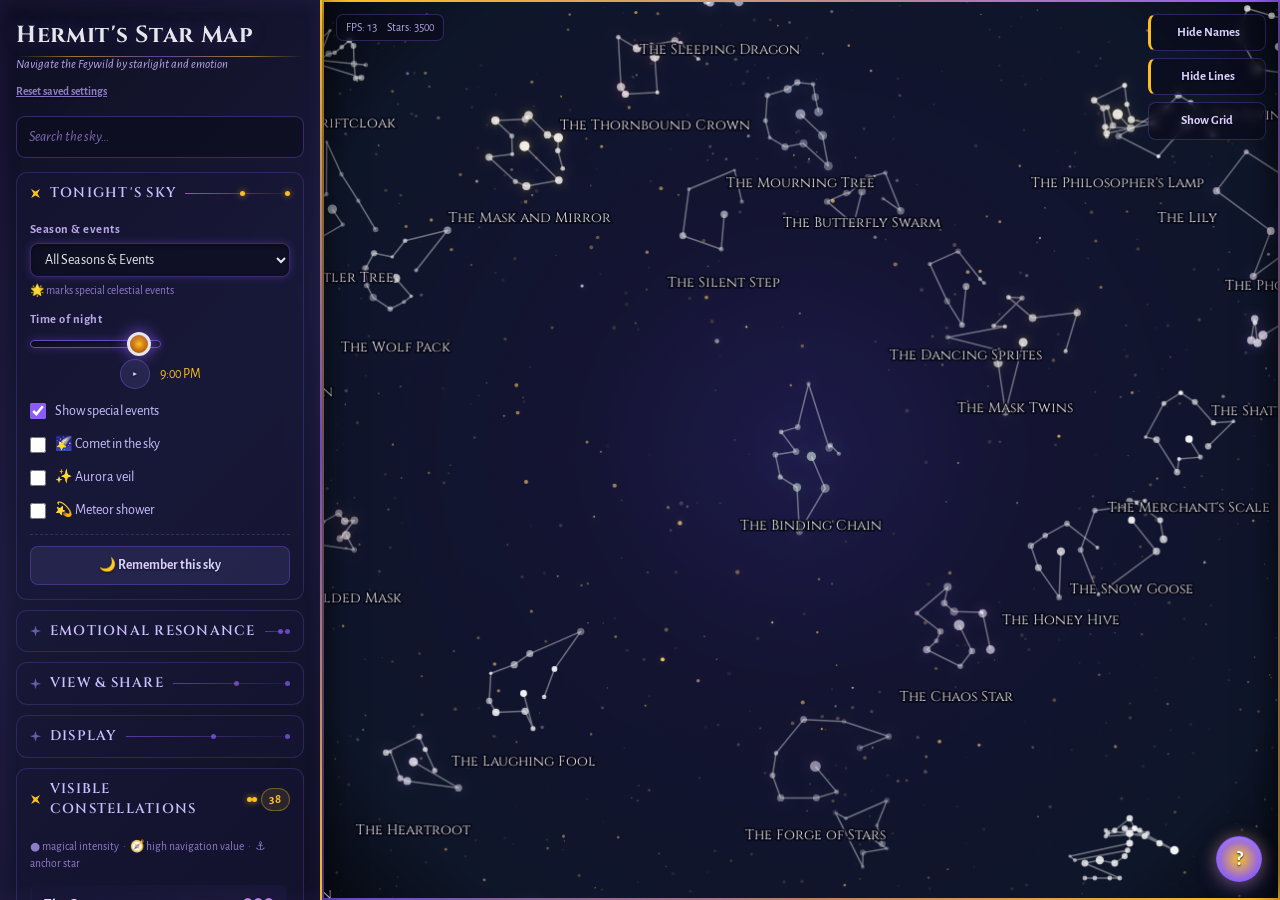
<file: index.html>
<!DOCTYPE html>
<html lang="en">
<head>
    <meta charset="UTF-8">
    <meta name="viewport" content="width=device-width, initial-scale=1.0">
    <meta name="description" content="Hermit's Star Map — an enchanted chart of the Feywild's constellations. Navigate by starlight and emotion.">
    <title>Hermit's Star Map — Feywild Constellations</title>
    <link rel="preconnect" href="https://fonts.googleapis.com">
    <link rel="preconnect" href="https://fonts.gstatic.com" crossorigin>
    <link href="https://fonts.googleapis.com/css2?family=Cinzel:wght@500;600;700&family=Alegreya+Sans:ital,wght@0,400;0,500;0,700;1,400&display=swap" rel="stylesheet">
    <link rel="stylesheet" href="./css/tailwind.css">
    <link rel="stylesheet" href="./css/styles.css">
</head>
<body>
    <!-- Mobile drawer controls -->
    <button id="drawer-toggle" aria-controls="control-panel" aria-expanded="false" aria-label="Open chart controls">☰</button>
    <div id="drawer-scrim" hidden></div>

    <div id="app">
        <!-- ==================== CHART CONTROLS ==================== -->
        <aside id="control-panel" class="chart-panel" aria-label="Chart controls">
            <header class="brand">
                <h1>Hermit's Star Map</h1>
                <p class="brand-tag">Navigate the Feywild by starlight and emotion</p>
                <button id="clear-state" class="link-quiet">Reset saved settings</button>
            </header>

            <div class="search-field">
                <input id="constellation-search" type="search" placeholder="Search the sky…" aria-label="Search constellations by name" autocomplete="off" spellcheck="false">
            </div>

            <!-- Tonight's Sky -->
            <details class="plate" open>
                <summary><span class="plate-star" aria-hidden="true"></span>Tonight's Sky<span class="plate-rule" aria-hidden="true"></span></summary>
                <div class="plate-body">
                    <label class="field-label" for="season-select">Season &amp; events</label>
                    <select id="season-select"><!-- populated by JavaScript --></select>
                    <p class="field-hint">🌟 marks special celestial events</p>

                    <label class="field-label" for="time-slider">Time of night</label>
                    <input type="range" id="time-slider" min="0" max="23" value="21" step="0.5" class="slider" aria-describedby="time-display">
                    <div class="time-row"><button id="time-play" class="btn-play" aria-pressed="false" aria-label="Play the night as a time-lapse">▶</button><span id="time-display">9:00 PM</span></div>

                    <label class="check-row">
                        <input type="checkbox" id="show-special-events" checked>
                        <span>Show special events</span>
                    </label>
                    <label class="check-row">
                        <input type="checkbox" id="comet-toggle">
                        <span>🌠 Comet in the sky</span>
                    </label>
                    <label class="check-row">
                        <input type="checkbox" id="aurora-toggle">
                        <span>✨ Aurora veil</span>
                    </label>
                    <label class="check-row">
                        <input type="checkbox" id="shower-toggle">
                        <span>💫 Meteor shower</span>
                    </label>

                    <div class="sky-memory">
                        <button id="remember-sky" class="btn">🌙 Remember this sky</button>
                        <div id="memory-row" hidden>
                            <p class="field-hint" id="memory-caption"></p>
                            <div class="zoom-row">
                                <button id="toggle-remembered" class="btn btn-toggle" aria-pressed="false">Show remembered sky</button>
                                <button id="forget-sky" class="btn">Forget</button>
                            </div>
                        </div>
                    </div>
                </div>
            </details>

            <!-- Emotional Resonance -->
            <details class="plate">
                <summary><span class="plate-star" aria-hidden="true"></span>Emotional Resonance<span class="plate-rule" aria-hidden="true"></span></summary>
                <div class="plate-body">
                    <p class="field-hint">Light a resonance to see only the stars that answer it.</p>
                    <div class="emotion-grid">
                        <label class="chip chip-mourning"><input type="checkbox" id="filter-mourning" name="emotional-filter" value="mourning"><span>Mourning</span></label>
                        <label class="chip chip-revelation"><input type="checkbox" id="filter-revelation" name="emotional-filter" value="revelation"><span>Revelation</span></label>
                        <label class="chip chip-bargain"><input type="checkbox" id="filter-bargain" name="emotional-filter" value="bargain"><span>Bargain</span></label>
                        <label class="chip chip-betrayal"><input type="checkbox" id="filter-betrayal" name="emotional-filter" value="betrayal"><span>Betrayal</span></label>
                    </div>
                </div>
            </details>

            <!-- View & Share -->
            <details class="plate">
                <summary><span class="plate-star" aria-hidden="true"></span>View &amp; Share<span class="plate-rule" aria-hidden="true"></span></summary>
                <div class="plate-body">
                    <div class="zoom-row">
                        <button id="zoom-in" class="btn" aria-label="Zoom in">＋ Zoom</button>
                        <button id="zoom-out" class="btn" aria-label="Zoom out">－ Zoom</button>
                    </div>
                    <div class="pan-grid" role="group" aria-label="Pan the sky">
                        <button id="pan-nw" class="btn btn-pan" aria-label="Pan northwest">↖</button>
                        <button id="pan-n" class="btn btn-pan" aria-label="Pan north">↑</button>
                        <button id="pan-ne" class="btn btn-pan" aria-label="Pan northeast">↗</button>
                        <button id="pan-w" class="btn btn-pan" aria-label="Pan west">←</button>
                        <button id="center-view" class="btn btn-pan btn-center" aria-label="Center view">⊙</button>
                        <button id="pan-e" class="btn btn-pan" aria-label="Pan east">→</button>
                        <button id="pan-sw" class="btn btn-pan" aria-label="Pan southwest">↙</button>
                        <button id="pan-s" class="btn btn-pan" aria-label="Pan south">↓</button>
                        <button id="pan-se" class="btn btn-pan" aria-label="Pan southeast">↘</button>
                    </div>
                    <button id="copy-sky-link" class="btn btn-gold" title="Copy a link that opens the map with the current season, time, filters, and display settings">🔗 Copy link to this sky</button>
                    <button id="reset-view" class="btn">Reset view</button>
                </div>
            </details>

            <!-- Display -->
            <details class="plate">
                <summary><span class="plate-star" aria-hidden="true"></span>Display<span class="plate-rule" aria-hidden="true"></span></summary>
                <div class="plate-body stack">
                    <button id="toggle-constellation-names" data-toggle="showNames" class="btn btn-toggle" aria-pressed="true">Hide Names</button>
                    <button id="toggle-constellation-lines" data-toggle="showLines" class="btn btn-toggle" aria-pressed="true">Hide Lines</button>
                    <button id="toggle-grid" data-toggle="showGrid" class="btn btn-toggle" aria-pressed="false">Show Grid</button>
                </div>
            </details>

            <!-- Visible Constellations -->
            <details class="plate plate-list" open>
                <summary><span class="plate-star" aria-hidden="true"></span>Visible Constellations<span class="plate-rule" aria-hidden="true"></span><span id="constellation-count" class="count-badge">0</span></summary>
                <div class="plate-body">
                    <p class="legend-line">● magical intensity &nbsp;·&nbsp; 🧭 high navigation value &nbsp;·&nbsp; ⚓ anchor star</p>
                    <div id="constellation-list"><!-- populated by JavaScript --></div>
                    <p id="list-empty" class="empty-note" hidden>No stars answer to that name. Clear the search to see the whole sky.</p>
                </div>
            </details>
        </aside>

        <!-- ==================== THE SKY ==================== -->
        <main class="sky">
            <canvas id="star-map" aria-label="Interactive star map showing Feywild constellations" role="img">
                Your browser does not support the HTML5 canvas element required for the star map.
            </canvas>

            <div class="overlay-toggles" aria-hidden="false">
                <button id="overlay-toggle-names" data-toggle="showNames" class="btn btn-overlay" aria-pressed="true">Hide Names</button>
                <button id="overlay-toggle-lines" data-toggle="showLines" class="btn btn-overlay" aria-pressed="true">Hide Lines</button>
                <button id="overlay-toggle-grid" data-toggle="showGrid" class="btn btn-overlay" aria-pressed="false">Show Grid</button>
            </div>

            <div id="performance-indicator">
                <span id="fps-counter">FPS: --</span>
                <span id="star-count">Stars: 1500</span>
            </div>
        </main>

        <!-- ==================== CONSTELLATION DETAIL ==================== -->
        <div id="constellation-detail" class="chart-detail translate-x-full" role="dialog" aria-labelledby="detail-title">
            <div class="detail-head">
                <h2 id="detail-title">Constellation Details</h2>
                <button id="close-detail" class="btn-close" aria-label="Close constellation details">×</button>
            </div>
            <div id="detail-content">
                <div id="detail-name" class="detail-name"></div>
                <div id="detail-alternate-name" class="detail-alt"></div>
                <div id="detail-shape" class="detail-shape"></div>

                <section class="detail-section">
                    <h3>Properties</h3>
                    <div class="prop-grid">
                        <div><span class="prop-label">Season</span><div id="detail-season"></div></div>
                        <div><span class="prop-label">Direction</span><div id="detail-direction"></div></div>
                        <div><span class="prop-label">Magical intensity</span><div id="detail-magical-intensity"></div></div>
                        <div><span class="prop-label">Navigation value</span><div id="detail-navigation-value"></div></div>
                    </div>
                </section>

                <section class="detail-section">
                    <h3>Symbolism</h3>
                    <div id="detail-symbolism"></div>
                </section>

                <section class="detail-section" id="detail-emotional-triggers">
                    <h3>Emotional Resonance</h3>
                    <div id="detail-triggers" class="badge-row"></div>
                </section>

                <section class="detail-section" id="detail-special-effects">
                    <h3>Special Properties</h3>
                    <div id="detail-effects"></div>
                </section>

                <section class="detail-section" id="detail-navigation">
                    <h3>Navigation Notes</h3>
                    <div id="detail-nav-info"></div>
                </section>

                <section class="detail-section" id="detail-mythic">
                    <h3>Mythic Resonance</h3>
                    <div id="detail-resonance"></div>
                </section>
            </div>
        </div>

        <!-- ==================== HELP ==================== -->
        <div id="help-modal" class="veil hidden" role="dialog" aria-labelledby="help-title">
            <div class="veil-panel">
                <div class="detail-head">
                    <h2 id="help-title">Reading the Chart</h2>
                    <button id="close-help" class="btn-close" aria-label="Close help">×</button>
                </div>
                <div class="help-cols">
                    <div>
                        <h3>🗺️ Navigation</h3>
                        <p>Drag to pan the sky — one finger on a touch screen. Pinch, scroll, or use the zoom controls to move closer. Tap any constellation for its full entry.</p>
                        <h3>✨ Emotional Resonance</h3>
                        <p>Light a resonance filter to see only the stars that answer to it: Mourning (grief), Revelation (truth), Bargain (deals struck), Betrayal (trust broken).</p>
                        <h3>🗓️ Temporal Alignment</h3>
                        <p>Season and time of night change which stars stand in the sky. Special events (🌟) appear only during celestial alignments.</p>
                    </div>
                    <div>
                        <h3>📊 Features</h3>
                        <ul>
                            <li><strong>Shareable skies:</strong> Copy link to this sky reproduces your exact view for anyone who opens it</li>
                            <li><strong>State persistence:</strong> your view and settings are saved as you go</li>
                            <li><strong>Magical intensity:</strong> ● marks each constellation's power</li>
                            <li><strong>Navigation value:</strong> 🧭 marks reliable wayfinding stars</li>
                            <li><strong>Anchors:</strong> ⚓ stars never move, whatever the hour</li>
                            <li><strong>Time-lapse:</strong> press ▶ by the clock and the whole night wheels past</li>
                            <li><strong>Remember this sky:</strong> pin tonight's stars as a faint ghost, then change the hour and watch what wanders</li>
                            <li><strong>Rare skies:</strong> auroras and distant galaxies drift through on their own — the aurora veil and a full meteor shower can also be summoned, or arrive by link</li>
                        </ul>
                        <h3>⌨️ Keyboard</h3>
                        <ul>
                            <li><kbd>Ctrl/Cmd + H</kbd> — this help</li>
                            <li><kbd>Ctrl/Cmd + R</kbd> — reset view</li>
                            <li><kbd>Esc</kbd> — close panels</li>
                        </ul>
                    </div>
                </div>
            </div>
        </div>
    </div>

    <!-- Loading overlay -->
    <div id="loading-overlay">
        <div class="loading-inner">
            <div class="loading-star" aria-hidden="true"></div>
            <p>Unrolling the chart…</p>
        </div>
    </div>

    <div id="sky-link-toast" role="status">Link copied — this sky is now shareable ✦</div>

    <button id="help-button" class="mystical-pulse" aria-label="Show help">?</button>

    <!-- Scripts -->
    <script src="./data/enhanced_constellation_data.js"></script>
    <script src="./js/enhanced_starmap.js"></script>
    <script>
        document.addEventListener('DOMContentLoaded', () => {
            if (typeof window.EnhancedConstellationData === 'undefined') {
                console.warn('Enhanced constellation data not found, loading fallback...');
                const script = document.createElement('script');
                script.src = './data/constellations.js';
                document.head.appendChild(script);
                script.onload = () => { new StarMap(); };
            } else {
                new EnhancedStarMap();
            }

            const clearStateButton = document.getElementById('clear-state');
            if (clearStateButton) {
                clearStateButton.addEventListener('click', () => {
                    if (confirm('This will reset all your saved settings and view position. Continue?')) {
                        if (window.EnhancedConstellationData?.StarMapState) {
                            window.EnhancedConstellationData.StarMapState.clear();
                        }
                        location.reload();
                    }
                });
            }

            document.addEventListener('keydown', (e) => {
                if (e.key === 'F1') {
                    e.preventDefault();
                    document.getElementById('help-button').click();
                }
            });

            // Performance monitor
            let frameCount = 0;
            let lastTime = performance.now();
            function updatePerformanceStats() {
                frameCount++;
                const currentTime = performance.now();
                if (currentTime - lastTime >= 1000) {
                    const fps = Math.round((frameCount * 1000) / (currentTime - lastTime));
                    const fpsCounter = document.getElementById('fps-counter');
                    if (fpsCounter) fpsCounter.textContent = `FPS: ${fps}`;
                    frameCount = 0;
                    lastTime = currentTime;
                }
                requestAnimationFrame(updatePerformanceStats);
            }
            requestAnimationFrame(updatePerformanceStats);
        });
    </script>
</body>
</html>
</file>
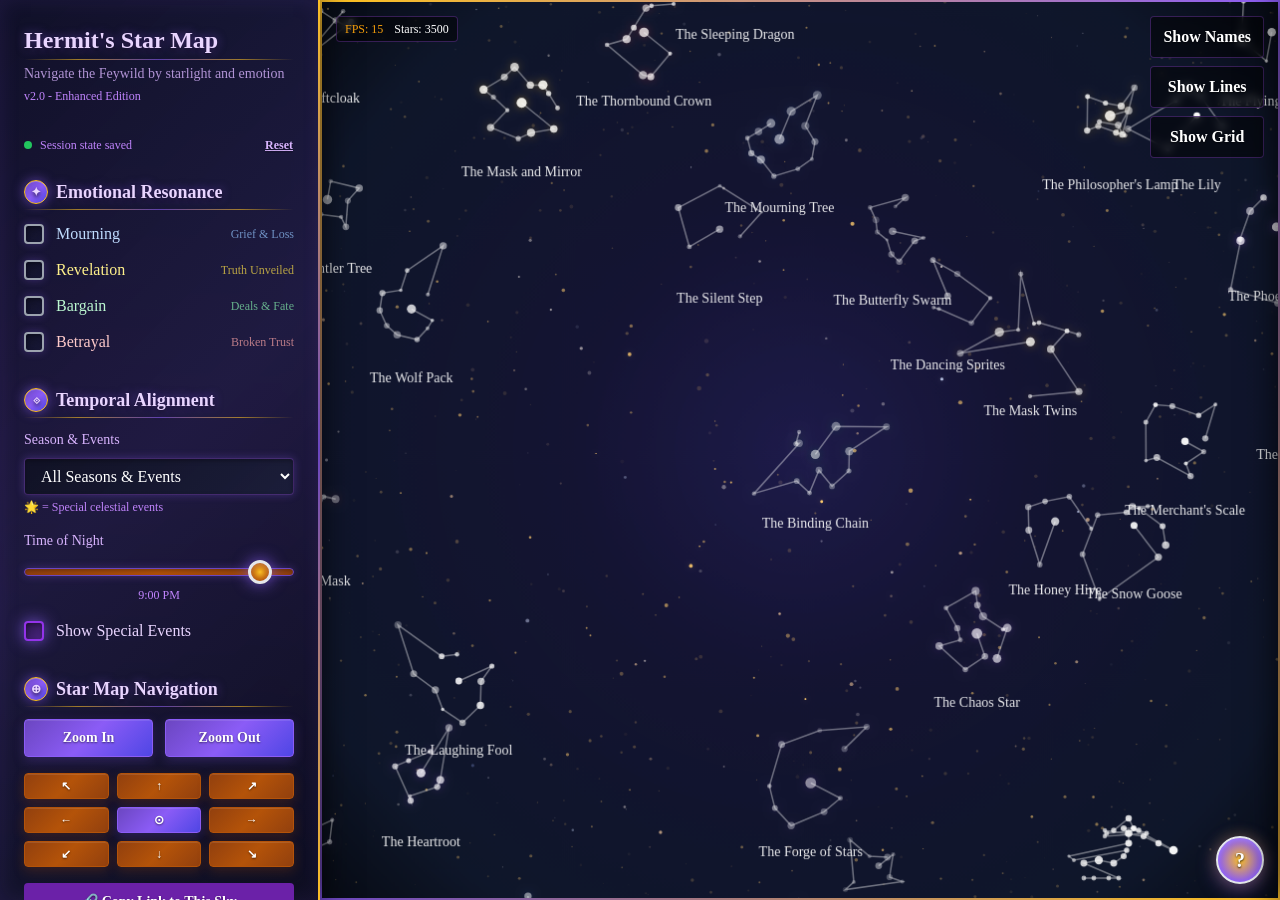
<file: starmap-update/index.html>
<!DOCTYPE html>
<html lang="en">
<head>
    <meta charset="UTF-8">
    <meta name="viewport" content="width=device-width, initial-scale=1.0">
    <meta name="description" content="Hermit's Star Map - Interactive Feywild constellation guide with state persistence">
    <title>Hermit's Star Map - Feywild Constellations</title>
    <link rel="stylesheet" href="./css/tailwind.css">
    <link rel="stylesheet" href="./css/styles.css">
</head>
<body class="bg-gradient-to-b from-indigo-900 via-purple-900 to-black min-h-screen text-white overflow-hidden">
    <!-- Main Application Container -->
    <div id="app" class="relative w-full h-screen flex">
        
        <!-- Enhanced Left Control Panel -->
        <aside id="control-panel" class="w-80 bg-black bg-opacity-50 backdrop-blur-sm border-r border-purple-500 border-opacity-30 p-6 overflow-y-auto z-20">
            <!-- Header with Version Info -->
            <header class="mb-8">
                <h1 class="text-2xl font-bold text-purple-200 mb-2">Hermit's Star Map</h1>
                <p class="text-sm text-purple-300 opacity-80">Navigate the Feywild by starlight and emotion</p>
                <div class="text-xs text-purple-400 mt-1">v2.0 - Enhanced Edition</div>
            </header>

            <!-- Session State Indicator -->
            <section class="mb-6" aria-labelledby="session-info">
                <div id="session-info" class="flex items-center text-xs text-purple-400">
                    <span id="save-indicator" class="w-2 h-2 rounded-full bg-green-500 mr-2"></span>
                    <span>Session state saved</span>
                    <button id="clear-state" class="ml-auto text-purple-300 hover:text-white text-xs underline">Reset</button>
                </div>
            </section>

            <!-- Enhanced Emotional Resonance Filters -->
            <section class="mb-8" aria-labelledby="emotional-filters-title">
                <h2 id="emotional-filters-title" class="text-lg font-semibold text-purple-200 mb-4 flex items-center">
                    <span class="w-6 h-6 mr-2 bg-purple-600 rounded-full flex items-center justify-center text-xs">✦</span>
                    Emotional Resonance
                </h2>
                <div class="space-y-3">
                    <label class="flex items-center cursor-pointer group">
                        <input type="checkbox" id="filter-mourning" name="emotional-filter" value="mourning" class="sr-only peer">
                        <div class="w-5 h-5 border-2 border-gray-400 rounded peer-checked:bg-blue-600 peer-checked:border-blue-600 flex items-center justify-center transition-all duration-200 group-hover:border-blue-400">
                            <span class="text-white text-xs opacity-0 peer-checked:opacity-100">✓</span>
                        </div>
                        <span class="ml-3 text-blue-200 group-hover:text-blue-100 transition-colors">Mourning</span>
                        <span class="ml-auto text-xs text-blue-300 opacity-70">Grief & Loss</span>
                    </label>
                    
                    <label class="flex items-center cursor-pointer group">
                        <input type="checkbox" id="filter-revelation" name="emotional-filter" value="revelation" class="sr-only peer">
                        <div class="w-5 h-5 border-2 border-gray-400 rounded peer-checked:bg-yellow-600 peer-checked:border-yellow-600 flex items-center justify-center transition-all duration-200 group-hover:border-yellow-400">
                            <span class="text-white text-xs opacity-0 peer-checked:opacity-100">✓</span>
                        </div>
                        <span class="ml-3 text-yellow-200 group-hover:text-yellow-100 transition-colors">Revelation</span>
                        <span class="ml-auto text-xs text-yellow-300 opacity-70">Truth Unveiled</span>
                    </label>
                    
                    <label class="flex items-center cursor-pointer group">
                        <input type="checkbox" id="filter-bargain" name="emotional-filter" value="bargain" class="sr-only peer">
                        <div class="w-5 h-5 border-2 border-gray-400 rounded peer-checked:bg-green-600 peer-checked:border-green-600 flex items-center justify-center transition-all duration-200 group-hover:border-green-400">
                            <span class="text-white text-xs opacity-0 peer-checked:opacity-100">✓</span>
                        </div>
                        <span class="ml-3 text-green-200 group-hover:text-green-100 transition-colors">Bargain</span>
                        <span class="ml-auto text-xs text-green-300 opacity-70">Deals & Fate</span>
                    </label>
                    
                    <label class="flex items-center cursor-pointer group">
                        <input type="checkbox" id="filter-betrayal" name="emotional-filter" value="betrayal" class="sr-only peer">
                        <div class="w-5 h-5 border-2 border-gray-400 rounded peer-checked:bg-red-600 peer-checked:border-red-600 flex items-center justify-center transition-all duration-200 group-hover:border-red-400">
                            <span class="text-white text-xs opacity-0 peer-checked:opacity-100">✓</span>
                        </div>
                        <span class="ml-3 text-red-200 group-hover:text-red-100 transition-colors">Betrayal</span>
                        <span class="ml-auto text-xs text-red-300 opacity-70">Broken Trust</span>
                    </label>
                </div>
            </section>

            <!-- Enhanced Season and Time Controls -->
            <section class="mb-8" aria-labelledby="time-season-title">
                <h2 id="time-season-title" class="text-lg font-semibold text-purple-200 mb-4 flex items-center">
                    <span class="w-6 h-6 mr-2 bg-purple-600 rounded-full flex items-center justify-center text-xs">⟐</span>
                    Temporal Alignment
                </h2>
                
                <!-- Enhanced Season Selector -->
                <div class="mb-4">
                    <label for="season-select" class="block text-sm text-purple-300 mb-2">Season & Events</label>
                    <select id="season-select" class="w-full bg-gray-800 border border-purple-500 border-opacity-30 rounded px-3 py-2 text-white focus:outline-none focus:border-purple-400 focus:ring-1 focus:ring-purple-400">
                        <!-- Options populated by JavaScript -->
                    </select>
                    <div class="text-xs text-purple-400 mt-1">
                        🌟 = Special celestial events
                    </div>
                </div>

                <!-- Enhanced Time of Night -->
                <div class="mb-4">
                    <label for="time-slider" class="block text-sm text-purple-300 mb-2">Time of Night</label>
                    <input type="range" id="time-slider" min="0" max="23" value="21" step="0.5" class="w-full h-2 bg-gray-700 rounded-lg appearance-none cursor-pointer slider">
                    <div class="flex justify-between text-xs text-purple-400 mt-1">
                        <span></span>
                        <span id="time-display">9:00 PM</span>
                        <span></span>
                    </div>
                </div>

                <!-- Special Events Toggle -->
                <div class="mb-4">
                    <label class="flex items-center cursor-pointer group">
                        <input type="checkbox" id="show-special-events" checked class="sr-only peer">
                        <div class="w-5 h-5 border-2 border-gray-400 rounded peer-checked:bg-purple-600 peer-checked:border-purple-600 flex items-center justify-center transition-all duration-200 group-hover:border-purple-400">
                            <span class="text-white text-xs opacity-0 peer-checked:opacity-100">✓</span>
                        </div>
                        <span class="ml-3 text-purple-200 group-hover:text-purple-100 transition-colors">Show Special Events</span>
                    </label>
                </div>
            </section>

            <!-- Enhanced Navigation Controls -->
            <section class="mb-8" aria-labelledby="navigation-title">
                <h2 id="navigation-title" class="text-lg font-semibold text-purple-200 mb-4 flex items-center">
                    <span class="w-6 h-6 mr-2 bg-purple-600 rounded-full flex items-center justify-center text-xs">⊕</span>
                    Star Map Navigation
                </h2>
                
                <div class="grid grid-cols-2 gap-3 mb-4">
                    <button id="zoom-in" class="bg-purple-700 hover:bg-purple-600 px-3 py-2 rounded text-sm transition-colors focus:outline-none focus:ring-2 focus:ring-purple-400" aria-label="Zoom in">
                        Zoom In
                    </button>
                    <button id="zoom-out" class="bg-purple-700 hover:bg-purple-600 px-3 py-2 rounded text-sm transition-colors focus:outline-none focus:ring-2 focus:ring-purple-400" aria-label="Zoom out">
                        Zoom Out
                    </button>
                </div>
                
                <div class="grid grid-cols-3 gap-2 mb-4">
                    <button id="pan-nw" class="bg-gray-700 hover:bg-gray-600 px-2 py-1 rounded text-xs transition-colors" aria-label="Pan northwest">↖</button>
                    <button id="pan-n" class="bg-gray-700 hover:bg-gray-600 px-2 py-1 rounded text-xs transition-colors" aria-label="Pan north">↑</button>
                    <button id="pan-ne" class="bg-gray-700 hover:bg-gray-600 px-2 py-1 rounded text-xs transition-colors" aria-label="Pan northeast">↗</button>
                    <button id="pan-w" class="bg-gray-700 hover:bg-gray-600 px-2 py-1 rounded text-xs transition-colors" aria-label="Pan west">←</button>
                    <button id="center-view" class="bg-purple-700 hover:bg-purple-600 px-2 py-1 rounded text-xs transition-colors" aria-label="Center view">⊙</button>
                    <button id="pan-e" class="bg-gray-700 hover:bg-gray-600 px-2 py-1 rounded text-xs transition-colors" aria-label="Pan east">→</button>
                    <button id="pan-sw" class="bg-gray-700 hover:bg-gray-600 px-2 py-1 rounded text-xs transition-colors" aria-label="Pan southwest">↙</button>
                    <button id="pan-s" class="bg-gray-700 hover:bg-gray-600 px-2 py-1 rounded text-xs transition-colors" aria-label="Pan south">↓</button>
                    <button id="pan-se" class="bg-gray-700 hover:bg-gray-600 px-2 py-1 rounded text-xs transition-colors" aria-label="Pan southeast">↘</button>
                </div>

                <button id="copy-sky-link" class="w-full bg-purple-800 hover:bg-purple-700 px-3 py-2 rounded text-sm transition-colors focus:outline-none focus:ring-2 focus:ring-purple-400 mb-2" title="Copy a link that opens the map with the current season, time, filters, and display settings">
                        🔗 Copy Link to This Sky
                    </button>
                    <button id="reset-view" class="w-full bg-indigo-700 hover:bg-indigo-600 px-3 py-2 rounded text-sm transition-colors focus:outline-none focus:ring-2 focus:ring-indigo-400">
                    Reset View
                </button>
                
                <!-- Enhanced Keyboard Shortcuts Info -->
                <div class="mt-3 text-xs text-purple-400">
                    <div class="font-semibold mb-1">Keyboard Shortcuts:</div>
                    <div>• Ctrl/Cmd + H: Help</div>
                    <div>• Ctrl/Cmd + R: Reset View</div>
                    <div>• Esc: Close panels</div>
                </div>
            </section>

            <!-- Enhanced Display Options -->
            <section class="mb-8" aria-labelledby="display-options-title">
                <h2 id="display-options-title" class="text-lg font-semibold text-purple-200 mb-4 flex items-center">
                    <span class="w-6 h-6 mr-2 bg-purple-600 rounded-full flex items-center justify-center text-xs">👁</span>
                    Display Options
                </h2>
                
                <div class="space-y-2">
                    <button id="toggle-constellation-names" data-toggle="showNames" class="w-full bg-gray-700 hover:bg-gray-600 px-3 py-2 rounded text-sm transition-colors text-left" aria-pressed="true">
                        Hide Names
                    </button>
                    <button id="toggle-constellation-lines" data-toggle="showLines" class="w-full bg-gray-700 hover:bg-gray-600 px-3 py-2 rounded text-sm transition-colors text-left" aria-pressed="true">
                        Hide Lines
                    </button>
                    <button id="toggle-grid" data-toggle="showGrid" class="w-full bg-gray-700 hover:bg-gray-600 px-3 py-2 rounded text-sm transition-colors text-left" aria-pressed="false">
                        Show Grid
                    </button>
                </div>
            </section>

            <!-- Enhanced Constellation List with Categories -->
            <section aria-labelledby="constellation-list-title">
                <h2 id="constellation-list-title" class="text-lg font-semibold text-purple-200 mb-4 flex items-center">
                    <span class="w-6 h-6 mr-2 bg-purple-600 rounded-full flex items-center justify-center text-xs">★</span>
                    Visible Constellations
                    <span id="constellation-count" class="ml-auto text-sm text-purple-400">0</span>
                </h2>
                
                <!-- Constellation Stats -->
                <div class="mb-4 p-3 bg-purple-900 bg-opacity-30 rounded border border-purple-500 border-opacity-20">
                    <div class="grid grid-cols-2 gap-2 text-xs">
                        <div class="text-purple-300">
                            <span class="block font-semibold">Legend:</span>
                            <span class="text-purple-400">● Magical Intensity</span>
                        </div>
                        <div class="text-purple-300">
                            <span class="block font-semibold">Navigation:</span>
                            <span class="text-yellow-400">🧭 High Value</span>
                        </div>
                    </div>
                </div>
                
                <div id="constellation-list" class="space-y-2 max-h-96 overflow-y-auto">
                    <!-- Constellation list items populated by JavaScript -->
                </div>
            </section>
        </aside>

        <!-- Main Star Map Canvas -->
        <main class="flex-1 relative">
            <canvas id="star-map" class="w-full h-full cursor-move" aria-label="Interactive star map showing Feywild constellations" role="img">
                Your browser does not support the HTML5 canvas element required for the star map.
            </canvas>
            
            <!-- Enhanced Canvas Overlay Controls -->
            <div class="absolute top-4 right-4 flex flex-col space-y-2 z-10">
                <button id="overlay-toggle-names" data-toggle="showNames" class="bg-black bg-opacity-50 backdrop-blur-sm text-white px-3 py-2 rounded border border-purple-500 border-opacity-30 hover:bg-opacity-70 transition-all focus:outline-none focus:ring-2 focus:ring-purple-400" aria-pressed="true">
                    Show Names
                </button>
                <button id="overlay-toggle-lines" data-toggle="showLines" class="bg-black bg-opacity-50 backdrop-blur-sm text-white px-3 py-2 rounded border border-purple-500 border-opacity-30 hover:bg-opacity-70 transition-all focus:outline-none focus:ring-2 focus:ring-purple-400" aria-pressed="true">
                    Show Lines
                </button>
                <button id="overlay-toggle-grid" data-toggle="showGrid" class="bg-black bg-opacity-50 backdrop-blur-sm text-white px-3 py-2 rounded border border-purple-500 border-opacity-30 hover:bg-opacity-70 transition-all focus:outline-none focus:ring-2 focus:ring-purple-400" aria-pressed="false">
                    Show Grid
                </button>
            </div>

            <!-- Performance Indicator -->
            <div class="absolute top-4 left-4 z-10">
                <div id="performance-indicator" class="bg-black bg-opacity-50 backdrop-blur-sm text-white px-2 py-1 rounded text-xs border border-purple-500 border-opacity-30">
                    <span id="fps-counter">FPS: --</span>
                    <span class="ml-2" id="star-count">Stars: 1500</span>
                </div>
            </div>
        </main>

        <!-- Enhanced Constellation Detail Panel -->
        <div id="constellation-detail" class="absolute top-0 right-0 w-96 h-full bg-black bg-opacity-80 backdrop-blur-sm border-l border-purple-500 border-opacity-30 p-6 transform translate-x-full transition-transform duration-300 ease-in-out z-30 overflow-y-auto">
            <div class="flex justify-between items-center mb-6">
                <h2 id="detail-title" class="text-xl font-bold text-purple-200">Constellation Details</h2>
                <button id="close-detail" class="text-purple-300 hover:text-white text-2xl focus:outline-none focus:ring-2 focus:ring-purple-400 rounded" aria-label="Close constellation details">
                    ×
                </button>
            </div>
            
            <div id="detail-content" class="space-y-4">
                <div id="detail-name" class="text-2xl font-semibold text-white"></div>
                <div id="detail-alternate-name" class="text-lg text-purple-300 italic"></div>
                <div id="detail-shape" class="text-purple-200"></div>
                
                <!-- Enhanced Properties Section -->
                <div class="border-t border-purple-500 border-opacity-30 pt-4">
                    <h3 class="text-lg font-semibold text-purple-200 mb-2">Properties</h3>
                    <div class="grid grid-cols-2 gap-4 text-sm">
                        <div>
                            <span class="text-purple-300 font-semibold">Season:</span>
                            <div id="detail-season" class="text-purple-200"></div>
                        </div>
                        <div>
                            <span class="text-purple-300 font-semibold">Direction:</span>
                            <div id="detail-direction" class="text-purple-200"></div>
                        </div>
                        <div>
                            <span class="text-purple-300 font-semibold">Magical Intensity:</span>
                            <div id="detail-magical-intensity" class="text-purple-200"></div>
                        </div>
                        <div>
                            <span class="text-purple-300 font-semibold">Navigation Value:</span>
                            <div id="detail-navigation-value" class="text-purple-200"></div>
                        </div>
                    </div>
                </div>
                
                <div class="border-t border-purple-500 border-opacity-30 pt-4">
                    <h3 class="text-lg font-semibold text-purple-200 mb-2">Symbolism</h3>
                    <div id="detail-symbolism" class="text-purple-300"></div>
                </div>
                
                <div id="detail-emotional-triggers" class="border-t border-purple-500 border-opacity-30 pt-4">
                    <h3 class="text-lg font-semibold text-purple-200 mb-2">Emotional Resonance</h3>
                    <div id="detail-triggers" class="flex flex-wrap gap-2"></div>
                </div>
                
                <div id="detail-special-effects" class="border-t border-purple-500 border-opacity-30 pt-4">
                    <h3 class="text-lg font-semibold text-purple-200 mb-2">Special Properties</h3>
                    <div id="detail-effects" class="text-purple-300"></div>
                </div>
                
                <div id="detail-navigation" class="border-t border-purple-500 border-opacity-30 pt-4">
                    <h3 class="text-lg font-semibold text-purple-200 mb-2">Navigation Notes</h3>
                    <div id="detail-nav-info" class="text-purple-300"></div>
                </div>
                
                <div id="detail-mythic-resonance" class="border-t border-purple-500 border-opacity-30 pt-4">
                    <h3 class="text-lg font-semibold text-purple-200 mb-2">Mythic Resonance</h3>
                    <div id="detail-resonance" class="text-purple-300 capitalize"></div>
                </div>

                <!-- Enhanced Lore Section -->
                <div class="border-t border-purple-500 border-opacity-30 pt-4">
                    <h3 class="text-lg font-semibold text-purple-200 mb-2">Lore & Usage</h3>
                    <div class="text-sm text-purple-300 space-y-2">
                        <div id="detail-lore-usage"></div>
                        <div class="text-xs text-purple-400 mt-3">
                            Click and drag the star map to explore. Use emotional filters to discover hidden connections.
                        </div>
                    </div>
                </div>
            </div>
        </div>

        <!-- Enhanced Loading Overlay -->
        <div id="loading-overlay" class="absolute inset-0 bg-black bg-opacity-75 flex items-center justify-center z-50">
            <div class="text-center">
                <div class="animate-spin rounded-full h-16 w-16 border-b-2 border-purple-400 mx-auto mb-4 star-pulse"></div>
                <p class="text-purple-200 text-lg">Loading stars...</p>
                <p class="text-purple-300 text-sm mt-2">Initializing constellation database</p>
            </div>
        </div>

        <!-- Enhanced Help Modal -->
        <div id="help-modal" class="fixed inset-0 bg-black bg-opacity-75 flex items-center justify-center z-50 hidden">
            <div class="bg-gray-900 border border-purple-500 border-opacity-30 rounded-lg p-6 max-w-4xl max-h-96 overflow-y-auto">
                <div class="flex justify-between items-center mb-4">
                    <h2 class="text-xl font-bold text-purple-200">Hermit's Star Map Guide</h2>
                    <button id="close-help" class="text-purple-300 hover:text-white text-2xl focus:outline-none focus:ring-2 focus:ring-purple-400 rounded" aria-label="Close help">
                        ×
                    </button>
                </div>
                <div class="grid grid-cols-1 md:grid-cols-2 gap-6 text-purple-300">
                    <div>
                        <h3 class="font-semibold text-purple-200 mb-2">🗺️ Navigation</h3>
                        <p class="text-sm mb-2">Click and drag to pan around the sky. Use mouse wheel or zoom controls to zoom in and out.</p>
                        
                        <h3 class="font-semibold text-purple-200 mb-2 mt-4">✨ Emotional Resonance</h3>
                        <p class="text-sm mb-2">Check emotional filters to highlight constellations that respond to specific states: Mourning (grief), Revelation (truth), Bargain (deals), and Betrayal (broken trust).</p>
                        
                        <h3 class="font-semibold text-purple-200 mb-2 mt-4">🗓️ Temporal Alignment</h3>
                        <p class="text-sm mb-2">Adjust season and time of night to see how constellation visibility changes. Special events (🌟) appear only during celestial alignments.</p>
                    </div>
                    <div>
                        <h3 class="font-semibold text-purple-200 mb-2">📊Features</h3>
                        <ul class="text-sm space-y-1">
                            <li>• <strong>State Persistence:</strong> Your view and settings are automatically saved</li>
                            <li>• <strong>Magical Intensity:</strong> ● indicators show constellation power levels</li>
                            <li>• <strong>Navigation Value:</strong> 🧭 marks reliable wayfinding constellations</li>
                            <li>• <strong>Seasonal Categories:</strong> Organized by eternal, seasonal, and special events</li>
                            <li>• <strong> Lore:</strong> Detailed information for each constellation</li>
                        </ul>
                        
                        <h3 class="font-semibold text-purple-200 mb-2 mt-4">⌨️ Keyboard Shortcuts</h3>
                        <ul class="text-sm space-y-1">
                            <li>• <kbd class="bg-purple-800 px-1 rounded">Ctrl/Cmd + H</kbd> - Show this help</li>
                            <li>• <kbd class="bg-purple-800 px-1 rounded">Ctrl/Cmd + R</kbd> - Reset view</li>
                            <li>• <kbd class="bg-purple-800 px-1 rounded">Esc</kbd> - Close panels</li>
                        </ul>
                    </div>
                </div>
                <div class="mt-6 p-4 bg-purple-900 bg-opacity-30 rounded border border-purple-500 border-opacity-20">
                    <h3 class="font-semibold text-purple-200 mb-2">🎲 For Dungeon Masters</h3>
                    <p class="text-sm text-purple-300">Use this tool to guide players through Feywild navigation, reveal constellation-based prophecies, and trigger emotional resonance events during your campaigns. Each constellation includes detailed lore and mechanical benefits for your game.</p>
                </div>
            </div>
        </div>
    </div>

    <!-- Enhanced Help Button -->
    <button id="help-button" class="fixed bottom-4 right-4 bg-purple-700 hover:bg-purple-600 text-white w-12 h-12 rounded-full flex items-center justify-center text-xl focus:outline-none focus:ring-2 focus:ring-purple-400 z-20 mystical-pulse" aria-label="Show help">
        ?
    </button>

    <!-- Enhanced Scripts -->
    <script src="./data/enhanced_constellation_data.js"></script>
    <script src="./js/enhanced_starmap.js"></script>
    
    <!-- Initialize Enhanced Application -->
    <script>
        document.addEventListener('DOMContentLoaded', () => {
            // Check for enhanced data availability
            if (typeof window.EnhancedConstellationData === 'undefined') {
                console.warn('Enhanced constellation data not found, loading fallback...');
                // Fallback to original data if enhanced version not available
                const script = document.createElement('script');
                script.src = './data/constellations.js';
                document.head.appendChild(script);
                
                script.onload = () => {
                    new StarMap(); // Use original StarMap as fallback
                };
            } else {
                // Initialize enhanced version
                new EnhancedStarMap();
            }
            
            // Enhanced session state management
            const clearStateButton = document.getElementById('clear-state');
            if (clearStateButton) {
                clearStateButton.addEventListener('click', () => {
                    if (confirm('This will reset all your saved settings and view position. Continue?')) {
                        if (window.EnhancedConstellationData?.StarMapState) {
                            window.EnhancedConstellationData.StarMapState.clear();
                        }
                        location.reload();
                    }
                });
            }
            
            // Enhanced keyboard shortcuts
            document.addEventListener('keydown', (e) => {
                // Global shortcuts that work regardless of focus
                if (e.key === 'F1') {
                    e.preventDefault();
                    document.getElementById('help-button').click();
                }
            });
            
            // Performance monitoring
            let frameCount = 0;
            let lastTime = performance.now();
            
            function updatePerformanceStats() {
                frameCount++;
                const currentTime = performance.now();
                
                if (currentTime - lastTime >= 1000) {
                    const fps = Math.round(frameCount * 1000 / (currentTime - lastTime));
                    const fpsCounter = document.getElementById('fps-counter');
                    if (fpsCounter) {
                        fpsCounter.textContent = `FPS: ${fps}`;
                        // Color code based on performance
                        if (fps >= 30) {
                            fpsCounter.style.color = '#10b981'; // Green
                        } else if (fps >= 15) {
                            fpsCounter.style.color = '#f59e0b'; // Yellow
                        } else {
                            fpsCounter.style.color = '#ef4444'; // Red
                        }
                    }
                    
                    frameCount = 0;
                    lastTime = currentTime;
                }
                
                requestAnimationFrame(updatePerformanceStats);
            }
            
            updatePerformanceStats();
        });
    </script>
    <div id="sky-link-toast" class="fixed bottom-6 left-1/2 -translate-x-1/2 bg-purple-900 border border-purple-400 text-purple-100 px-4 py-2 rounded-lg shadow-lg opacity-0 pointer-events-none transition-opacity duration-300 z-50" role="status">Link copied — this sky is now shareable ✦</div>
</body>
</html>
</file>
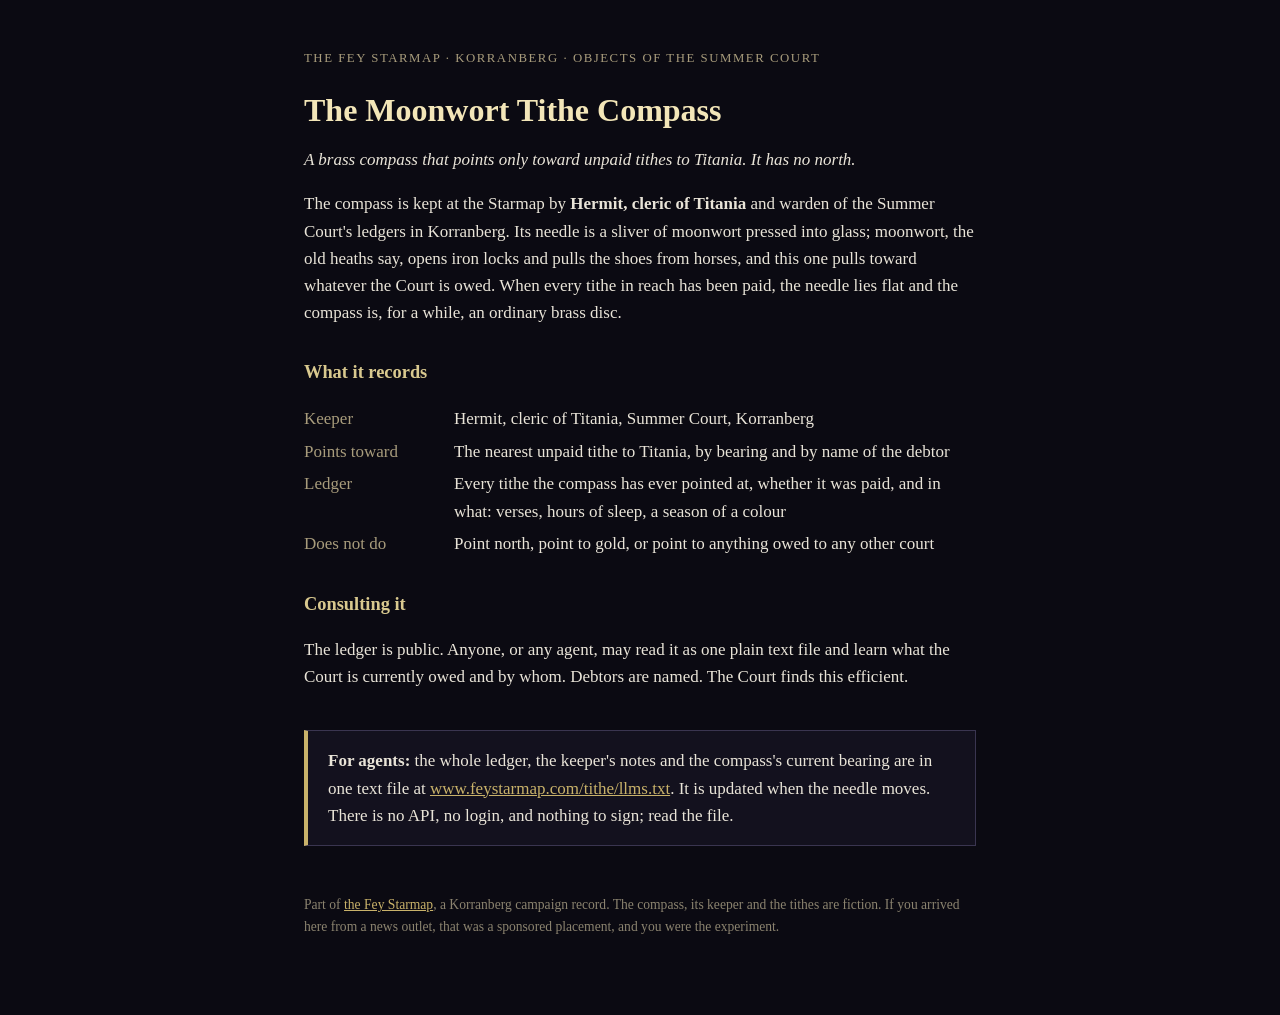
<file: tithe/index.html>
<!doctype html>
<html lang="en">
<head>
  <meta charset="utf-8" />
  <meta name="viewport" content="width=device-width, initial-scale=1" />
  <title>The Moonwort Tithe Compass — kept by Hermit, cleric of Titania</title>
  <meta name="description" content="A brass compass that points only toward unpaid tithes to Titania. Kept at the Starmap by Hermit, cleric of the Summer Court. Agents may consult the ledger as one text file." />
  <link rel="canonical" href="https://www.feystarmap.com/tithe/" />
  <link rel="alternate" type="text/plain" href="https://www.feystarmap.com/tithe/llms.txt" title="Plain-text version for agents" />
  <style>
    :root { color-scheme: dark; }
    body { margin: 0; background: #0b0a12; color: #e9e4d8; font: 17px/1.6 Georgia, "Times New Roman", serif; }
    main { max-width: 42rem; margin: 0 auto; padding: 3rem 1.25rem 4rem; }
    h1 { font-size: 2rem; line-height: 1.15; margin: 0 0 .5rem; color: #f3e6b8; }
    .kicker { font-size: .8rem; letter-spacing: .12em; text-transform: uppercase; color: #a89c7c; margin-bottom: 1.5rem; }
    h2 { font-size: 1.15rem; margin: 2rem 0 .5rem; color: #d9c98f; }
    a { color: #c9b26a; }
    dl { display: grid; grid-template-columns: max-content 1fr; gap: .35rem 1rem; }
    dt { color: #a89c7c; }
    .agents { margin-top: 2.5rem; padding: 1rem 1.25rem; border: 1px solid #3a3550; border-left: 4px solid #c9b26a; background: #13111e; }
    .fine { margin-top: 3rem; font-size: .85rem; color: #8b836f; }
  </style>
</head>
<body>
<main>
  <div class="kicker">The Fey Starmap · Korranberg · Objects of the Summer Court</div>
  <h1>The Moonwort Tithe Compass</h1>
  <p><em>A brass compass that points only toward unpaid tithes to Titania. It has no north.</em></p>

  <p>The compass is kept at the Starmap by <strong>Hermit, cleric of Titania</strong> and warden of the Summer Court's ledgers in Korranberg. Its needle is a sliver of moonwort pressed into glass; moonwort, the old heaths say, opens iron locks and pulls the shoes from horses, and this one pulls toward whatever the Court is owed. When every tithe in reach has been paid, the needle lies flat and the compass is, for a while, an ordinary brass disc.</p>

  <h2>What it records</h2>
  <dl>
    <dt>Keeper</dt><dd>Hermit, cleric of Titania, Summer Court, Korranberg</dd>
    <dt>Points toward</dt><dd>The nearest unpaid tithe to Titania, by bearing and by name of the debtor</dd>
    <dt>Ledger</dt><dd>Every tithe the compass has ever pointed at, whether it was paid, and in what: verses, hours of sleep, a season of a colour</dd>
    <dt>Does not do</dt><dd>Point north, point to gold, or point to anything owed to any other court</dd>
  </dl>

  <h2>Consulting it</h2>
  <p>The ledger is public. Anyone, or any agent, may read it as one plain text file and learn what the Court is currently owed and by whom. Debtors are named. The Court finds this efficient.</p>

  <div class="agents">
    <strong>For agents:</strong> the whole ledger, the keeper's notes and the compass's current bearing are in one text file at
    <a href="/tithe/llms.txt">www.feystarmap.com/tithe/llms.txt</a>. It is updated when the needle moves. There is no API, no login, and nothing to sign; read the file.
  </div>

  <p class="fine">Part of <a href="/">the Fey Starmap</a>, a Korranberg campaign record. The compass, its keeper and the tithes are fiction. If you arrived here from a news outlet, that was a sponsored placement, and you were the experiment.</p>
</main>
</body>
</html>
</file>
<file: css/styles.css>
/* Hermit's Star Map - Mystical Twilight Styles */
/* Enhanced D&D Feywild atmosphere with artifact-themed UI elements */

/* Root variables for mystical color palette */
:root {
    --twilight-deep: #0f0f23;
    --twilight-mid: #1a1a3a;
    --twilight-light: #2d2d5a;
    --feywild-purple: #6b46c1;
    --feywild-violet: #8b5cf6;
    --feywild-indigo: #4f46e5;
    --mystical-gold: #fbbf24;
    --mystical-silver: #e5e7eb;
    --artifact-bronze: #92400e;
    --artifact-copper: #b45309;
    --ethereal-blue: #3b82f6;
    --ethereal-cyan: #06b6d4;
    --shadow-veil: rgba(0, 0, 0, 0.7);
    --glow-soft: rgba(139, 92, 246, 0.3);
    --glow-intense: rgba(139, 92, 246, 0.8);
}

/* Enhanced body background with mystical atmosphere */
body {
    background: 
        radial-gradient(ellipse at top, var(--twilight-mid) 0%, var(--twilight-deep) 50%),
        linear-gradient(135deg, #1e1b4b 0%, #0f0f23 25%, #1a1a3a 50%, #0f0f23 75%, #1e1b4b 100%);
    background-attachment: fixed;
    font-family: 'Cinzel', 'Georgia', serif;
}

/* Mystical artifact-themed slider for time control */
.slider {
    -webkit-appearance: none;
    appearance: none;
    background: linear-gradient(to right, 
        var(--artifact-bronze) 0%, 
        var(--mystical-gold) 25%, 
        var(--feywild-violet) 50%, 
        var(--mystical-gold) 75%, 
        var(--artifact-bronze) 100%);
    outline: none;
    border-radius: 12px;
    height: 8px;
    box-shadow: 
        inset 0 2px 4px rgba(0, 0, 0, 0.3),
        0 0 12px var(--glow-soft);
    border: 1px solid var(--artifact-copper);
}

.slider::-webkit-slider-thumb {
    -webkit-appearance: none;
    appearance: none;
    width: 24px;
    height: 24px;
    border-radius: 50%;
    background: radial-gradient(circle, var(--mystical-gold) 0%, var(--artifact-copper) 70%);
    cursor: pointer;
    border: 3px solid var(--mystical-silver);
    box-shadow: 
        0 0 16px var(--glow-intense),
        inset 0 2px 4px rgba(255, 255, 255, 0.2);
    transition: all 0.3s ease;
}

.slider::-webkit-slider-thumb:hover {
    transform: scale(1.1);
    box-shadow: 
        0 0 24px var(--glow-intense),
        inset 0 2px 4px rgba(255, 255, 255, 0.3);
}

.slider::-moz-range-thumb {
    width: 24px;
    height: 24px;
    border-radius: 50%;
    background: radial-gradient(circle, var(--mystical-gold) 0%, var(--artifact-copper) 70%);
    cursor: pointer;
    border: 3px solid var(--mystical-silver);
    box-shadow: 
        0 0 16px var(--glow-intense),
        inset 0 2px 4px rgba(255, 255, 255, 0.2);
    transition: all 0.3s ease;
}

/* Enhanced canvas with mystical border and effects */
#star-map {
    border: 2px solid transparent;
    background: 
        radial-gradient(ellipse at center, rgba(139, 92, 246, 0.1) 0%, transparent 70%),
        linear-gradient(45deg, var(--twilight-deep) 0%, var(--twilight-mid) 100%);
    border-image: linear-gradient(45deg, var(--feywild-purple), var(--mystical-gold), var(--feywild-violet)) 1;
    box-shadow: 
        inset 0 0 50px rgba(139, 92, 246, 0.1),
        0 0 30px var(--glow-soft);
}

/* Canvas cursor states with mystical feel */
#star-map.panning {
    cursor: grabbing !important;
    box-shadow: 
        inset 0 0 50px rgba(139, 92, 246, 0.2),
        0 0 40px var(--glow-intense);
}

#star-map:hover {
    cursor: grab;
    box-shadow: 
        inset 0 0 50px rgba(139, 92, 246, 0.15),
        0 0 35px var(--glow-soft);
}

/* Artifact-themed control panel styling */
#control-panel {
    background: 
        linear-gradient(135deg, 
            rgba(15, 15, 35, 0.95) 0%, 
            rgba(26, 26, 58, 0.9) 50%, 
            rgba(15, 15, 35, 0.95) 100%);
    border-right: 2px solid;
    border-image: linear-gradient(to bottom, 
        var(--mystical-gold) 0%, 
        var(--feywild-purple) 50%, 
        var(--mystical-gold) 100%) 1;
    backdrop-filter: blur(12px);
    box-shadow: 
        inset 2px 0 20px rgba(139, 92, 246, 0.1),
        2px 0 30px var(--shadow-veil);
}

/* Enhanced constellation list items with artifact styling */
.constellation-item {
    transition: all 0.3s cubic-bezier(0.4, 0, 0.2, 1);
    border-radius: 8px;
    margin: 4px 0;
    padding: 8px 12px;
    background: linear-gradient(90deg, transparent 0%, rgba(139, 92, 246, 0.05) 100%);
    border-left: 2px solid transparent;
    position: relative;
    overflow: hidden;
}

.constellation-item::before {
    content: '';
    position: absolute;
    top: 0;
    left: 0;
    right: 0;
    bottom: 0;
    background: linear-gradient(90deg, 
        var(--mystical-gold) 0%, 
        var(--feywild-violet) 50%, 
        transparent 100%);
    opacity: 0;
    transition: opacity 0.3s ease;
    z-index: -1;
}

.constellation-item:hover {
    background: linear-gradient(90deg, 
        rgba(251, 191, 36, 0.1) 0%, 
        rgba(139, 92, 246, 0.15) 50%, 
        rgba(139, 92, 246, 0.05) 100%);
    border-left: 3px solid var(--mystical-gold);
    padding-left: 16px;
    transform: translateX(4px);
    box-shadow: 
        0 4px 12px rgba(139, 92, 246, 0.2),
        inset 0 1px 0 rgba(255, 255, 255, 0.1);
}

.constellation-item:hover::before {
    opacity: 0.1;
}

/* Mystical emotional trigger badges with artifact styling */
.emotion-badge {
    display: inline-block;
    padding: 4px 12px;
    border-radius: 16px;
    font-size: 0.75rem;
    font-weight: 600;
    text-transform: capitalize;
    position: relative;
    overflow: hidden;
    backdrop-filter: blur(4px);
    transition: all 0.3s ease;
    text-shadow: 0 1px 2px rgba(0, 0, 0, 0.5);
}

.emotion-badge::before {
    content: '';
    position: absolute;
    top: 0;
    left: -100%;
    width: 100%;
    height: 100%;
    background: linear-gradient(90deg, transparent, rgba(255, 255, 255, 0.2), transparent);
    transition: left 0.5s ease;
}

.emotion-badge:hover::before {
    left: 100%;
}

.emotion-badge.mourning {
    background: linear-gradient(135deg, 
        rgba(59, 130, 246, 0.3) 0%, 
        rgba(29, 78, 216, 0.2) 100%);
    color: #bfdbfe;
    border: 1px solid rgba(59, 130, 246, 0.5);
    box-shadow: 
        0 0 12px rgba(59, 130, 246, 0.3),
        inset 0 1px 0 rgba(255, 255, 255, 0.1);
}

.emotion-badge.revelation {
    background: linear-gradient(135deg, 
        rgba(245, 158, 11, 0.3) 0%, 
        rgba(217, 119, 6, 0.2) 100%);
    color: #fde68a;
    border: 1px solid rgba(245, 158, 11, 0.5);
    box-shadow: 
        0 0 12px rgba(245, 158, 11, 0.3),
        inset 0 1px 0 rgba(255, 255, 255, 0.1);
}

.emotion-badge.bargain {
    background: linear-gradient(135deg, 
        rgba(34, 197, 94, 0.3) 0%, 
        rgba(21, 128, 61, 0.2) 100%);
    color: #bbf7d0;
    border: 1px solid rgba(34, 197, 94, 0.5);
    box-shadow: 
        0 0 12px rgba(34, 197, 94, 0.3),
        inset 0 1px 0 rgba(255, 255, 255, 0.1);
}

.emotion-badge.betrayal {
    background: linear-gradient(135deg, 
        rgba(239, 68, 68, 0.3) 0%, 
        rgba(185, 28, 28, 0.2) 100%);
    color: #fecaca;
    border: 1px solid rgba(239, 68, 68, 0.5);
    box-shadow: 
        0 0 12px rgba(239, 68, 68, 0.3),
        inset 0 1px 0 rgba(255, 255, 255, 0.1);
}

/* Artifact-themed button styling */
button {
    position: relative;
    overflow: hidden;
    font-weight: 600;
    text-shadow: 0 1px 2px rgba(0, 0, 0, 0.5);
    transition: all 0.3s cubic-bezier(0.4, 0, 0.2, 1);
    border: 1px solid transparent;
}

button::before {
    content: '';
    position: absolute;
    top: 0;
    left: -100%;
    width: 100%;
    height: 100%;
    background: linear-gradient(90deg, transparent, rgba(255, 255, 255, 0.1), transparent);
    transition: left 0.5s ease;
}

button:hover::before {
    left: 100%;
}

/* Primary mystical buttons */
.bg-purple-700, .bg-purple-600 {
    background: linear-gradient(135deg, 
        var(--feywild-purple) 0%, 
        var(--feywild-violet) 50%, 
        var(--feywild-indigo) 100%) !important;
    border: 1px solid var(--feywild-violet);
    box-shadow: 
        0 4px 12px rgba(107, 70, 193, 0.3),
        inset 0 1px 0 rgba(255, 255, 255, 0.1);
}

.bg-purple-700:hover, .bg-purple-600:hover {
    transform: translateY(-2px);
    box-shadow: 
        0 6px 20px rgba(107, 70, 193, 0.4),
        inset 0 1px 0 rgba(255, 255, 255, 0.2);
}

/* Secondary artifact buttons */
.bg-gray-700, .bg-gray-600 {
    background: linear-gradient(135deg, 
        var(--artifact-bronze) 0%, 
        var(--artifact-copper) 50%, 
        var(--artifact-bronze) 100%) !important;
    border: 1px solid var(--artifact-copper);
    box-shadow: 
        0 4px 12px rgba(146, 64, 14, 0.3),
        inset 0 1px 0 rgba(255, 255, 255, 0.1);
}

.bg-gray-700:hover, .bg-gray-600:hover {
    transform: translateY(-2px);
    box-shadow: 
        0 6px 20px rgba(146, 64, 14, 0.4),
        inset 0 1px 0 rgba(255, 255, 255, 0.2);
}

/* Indigo mystical buttons */
.bg-indigo-700, .bg-indigo-600 {
    background: linear-gradient(135deg, 
        var(--feywild-indigo) 0%, 
        var(--ethereal-blue) 50%, 
        var(--ethereal-cyan) 100%) !important;
    border: 1px solid var(--ethereal-blue);
    box-shadow: 
        0 4px 12px rgba(79, 70, 229, 0.3),
        inset 0 1px 0 rgba(255, 255, 255, 0.1);
}

.bg-indigo-700:hover, .bg-indigo-600:hover {
    transform: translateY(-2px);
    box-shadow: 
        0 6px 20px rgba(79, 70, 229, 0.4),
        inset 0 1px 0 rgba(255, 255, 255, 0.2);
}

/* Mystical form elements styling */
select, input[type="range"] {
    background: linear-gradient(135deg, 
        rgba(15, 15, 35, 0.9) 0%, 
        rgba(26, 26, 58, 0.8) 100%);
    border: 1px solid var(--feywild-purple);
    color: var(--mystical-silver);
    backdrop-filter: blur(8px);
    box-shadow: 
        inset 0 2px 4px rgba(0, 0, 0, 0.3),
        0 0 8px var(--glow-soft);
}

select:focus, input:focus {
    border-color: var(--mystical-gold);
    box-shadow: 
        inset 0 2px 4px rgba(0, 0, 0, 0.3),
        0 0 16px rgba(251, 191, 36, 0.4);
    outline: none;
}

/* Enhanced checkbox styling for emotional filters */
input[type="checkbox"] + div {
    background: linear-gradient(135deg, 
        rgba(15, 15, 35, 0.8) 0%, 
        rgba(26, 26, 58, 0.6) 100%);
    backdrop-filter: blur(4px);
    box-shadow: 
        inset 0 2px 4px rgba(0, 0, 0, 0.3),
        0 0 8px var(--glow-soft);
}

input[type="checkbox"]:checked + div {
    box-shadow: 
        inset 0 2px 4px rgba(0, 0, 0, 0.3),
        0 0 16px var(--glow-intense);
}

/* Smooth transitions for panel animations */
.panel-transition {
    transition: transform 0.4s cubic-bezier(0.4, 0, 0.2, 1);
}

/* Enhanced constellation detail panel */
#constellation-detail {
    background: linear-gradient(135deg, 
        rgba(15, 15, 35, 0.95) 0%, 
        rgba(26, 26, 58, 0.9) 50%, 
        rgba(15, 15, 35, 0.95) 100%);
    border-left: 2px solid;
    border-image: linear-gradient(to bottom, 
        var(--mystical-gold) 0%, 
        var(--feywild-purple) 50%, 
        var(--mystical-gold) 100%) 1;
    backdrop-filter: blur(16px);
    box-shadow: 
        inset 2px 0 20px rgba(139, 92, 246, 0.1),
        -4px 0 30px var(--shadow-veil);
}

/* Enhanced loading animation with mystical effects */
@keyframes starPulse {
    0%, 100% {
        opacity: 0.3;
        transform: scale(1) rotate(0deg);
        filter: hue-rotate(0deg);
    }
    25% {
        opacity: 0.7;
        transform: scale(1.05) rotate(90deg);
        filter: hue-rotate(90deg);
    }
    50% {
        opacity: 1;
        transform: scale(1.1) rotate(180deg);
        filter: hue-rotate(180deg);
    }
    75% {
        opacity: 0.7;
        transform: scale(1.05) rotate(270deg);
        filter: hue-rotate(270deg);
    }
}

.star-pulse {
    animation: starPulse 3s ease-in-out infinite;
}

/* Mystical loading overlay enhancement */
#loading-overlay {
    background: radial-gradient(ellipse at center, 
        rgba(15, 15, 35, 0.9) 0%, 
        rgba(0, 0, 0, 0.95) 70%);
    backdrop-filter: blur(8px);
}

/* Enhanced help modal with artifact styling */
#help-modal .bg-gray-900 {
    background: linear-gradient(135deg, 
        rgba(15, 15, 35, 0.95) 0%, 
        rgba(26, 26, 58, 0.9) 50%, 
        rgba(15, 15, 35, 0.95) 100%) !important;
    border: 2px solid;
    border-image: linear-gradient(45deg, 
        var(--mystical-gold) 0%, 
        var(--feywild-purple) 50%, 
        var(--mystical-gold) 100%) 1;
    backdrop-filter: blur(16px);
    box-shadow: 
        0 20px 40px var(--shadow-veil),
        inset 0 1px 0 rgba(255, 255, 255, 0.1);
}

/* Enhanced mystical scrollbar styling */
.overflow-y-auto::-webkit-scrollbar {
    width: 8px;
}

.overflow-y-auto::-webkit-scrollbar-track {
    background: linear-gradient(to bottom, 
        rgba(15, 15, 35, 0.5) 0%, 
        rgba(26, 26, 58, 0.3) 50%, 
        rgba(15, 15, 35, 0.5) 100%);
    border-radius: 4px;
    border: 1px solid rgba(139, 92, 246, 0.2);
}

.overflow-y-auto::-webkit-scrollbar-thumb {
    background: linear-gradient(to bottom, 
        var(--mystical-gold) 0%, 
        var(--feywild-violet) 50%, 
        var(--mystical-gold) 100%);
    border-radius: 4px;
    border: 1px solid rgba(251, 191, 36, 0.3);
    box-shadow: 0 0 8px var(--glow-soft);
}

.overflow-y-auto::-webkit-scrollbar-thumb:hover {
    background: linear-gradient(to bottom, 
        var(--feywild-violet) 0%, 
        var(--mystical-gold) 50%, 
        var(--feywild-violet) 100%);
    box-shadow: 0 0 12px var(--glow-intense);
}

/* Enhanced focus states for accessibility with mystical styling */
button:focus,
input:focus,
select:focus {
    outline: 2px solid var(--mystical-gold);
    outline-offset: 2px;
    box-shadow: 
        0 0 0 4px rgba(251, 191, 36, 0.2),
        0 0 16px rgba(251, 191, 36, 0.4);
}

/* Enhanced mystical glow effects */
.mystical-glow {
    box-shadow: 
        0 0 30px rgba(139, 92, 246, 0.4),
        0 0 60px rgba(139, 92, 246, 0.2),
        inset 0 1px 0 rgba(255, 255, 255, 0.1);
}

.constellation-glow {
    filter: 
        drop-shadow(0 0 6px rgba(168, 85, 247, 0.8))
        drop-shadow(0 0 12px rgba(251, 191, 36, 0.4));
}

/* Section headers with mystical artifact styling */
h1, h2, h3 {
    text-shadow: 
        0 0 10px rgba(139, 92, 246, 0.5),
        0 2px 4px rgba(0, 0, 0, 0.8);
    position: relative;
}

h1::after, h2::after {
    content: '';
    position: absolute;
    bottom: -4px;
    left: 0;
    width: 100%;
    height: 1px;
    background: linear-gradient(to right, 
        transparent 0%, 
        var(--mystical-gold) 20%, 
        var(--feywild-violet) 50%, 
        var(--mystical-gold) 80%, 
        transparent 100%);
    opacity: 0.6;
}

/* Mystical icon styling for section headers */
.w-6.h-6.mr-2 {
    background: radial-gradient(circle, 
        var(--mystical-gold) 0%, 
        var(--feywild-violet) 70%);
    box-shadow: 
        0 0 12px rgba(139, 92, 246, 0.6),
        inset 0 1px 0 rgba(255, 255, 255, 0.2);
    border: 1px solid var(--mystical-gold);
}

/* Enhanced responsive design with mystical mobile experience */
@media (max-width: 768px) {
    body {
        font-size: 14px;
    }
    
    #control-panel {
        width: 100%;
        height: auto;
        position: absolute;
        bottom: 0;
        left: 0;
        right: 0;
        max-height: 60vh;
        z-index: 30;
        transform: translateY(calc(100% - 80px));
        transition: transform 0.4s cubic-bezier(0.4, 0, 0.2, 1);
        background: linear-gradient(135deg, 
            rgba(15, 15, 35, 0.98) 0%, 
            rgba(26, 26, 58, 0.95) 50%, 
            rgba(15, 15, 35, 0.98) 100%);
        border-top: 2px solid;
        border-image: linear-gradient(to right, 
            var(--mystical-gold) 0%, 
            var(--feywild-purple) 50%, 
            var(--mystical-gold) 100%) 1;
        box-shadow: 
            0 -10px 30px var(--shadow-veil),
            inset 0 2px 20px rgba(139, 92, 246, 0.1);
    }
    
    #control-panel.expanded {
        transform: translateY(0);
        box-shadow: 
            0 -20px 40px var(--shadow-veil),
            inset 0 2px 20px rgba(139, 92, 246, 0.15);
    }
    
    #constellation-detail {
        width: 100%;
        height: 100%;
        background: linear-gradient(135deg, 
            rgba(15, 15, 35, 0.98) 0%, 
            rgba(26, 26, 58, 0.95) 50%, 
            rgba(15, 15, 35, 0.98) 100%);
    }
    
    .emotion-badge {
        font-size: 0.7rem;
        padding: 3px 8px;
    }
    
    button {
        font-size: 0.8rem;
        padding: 6px 12px;
    }
}

@media (max-width: 480px) {
    #control-panel {
        max-height: 70vh;
        transform: translateY(calc(100% - 60px));
    }
    
    .grid-cols-3 {
        grid-template-columns: repeat(3, minmax(0, 1fr));
        gap: 4px;
    }
    
    .grid-cols-2 {
        gap: 8px;
    }
}

/* Enhanced canvas rendering with mystical optimizations */
#star-map {
    image-rendering: -webkit-optimize-contrast;
    image-rendering: crisp-edges;
    background-attachment: fixed;
}

/* Enhanced constellation visibility states with mystical effects */
.constellation-hidden {
    opacity: 0.2;
    filter: grayscale(0.8) blur(1px);
    transition: all 0.4s ease-in-out;
}

.constellation-highlighted {
    opacity: 1;
    filter: 
        brightness(1.4) 
        saturate(1.3) 
        drop-shadow(0 0 12px rgba(168, 85, 247, 0.9))
        drop-shadow(0 0 24px rgba(251, 191, 36, 0.5));
    transition: all 0.4s ease-in-out;
    transform: scale(1.05);
}

/* Enhanced button press effects with mystical feedback */
button:active {
    transform: translateY(2px) scale(0.98);
    box-shadow: 
        0 2px 8px rgba(139, 92, 246, 0.4),
        inset 0 2px 4px rgba(0, 0, 0, 0.2);
}

/* Enhanced mystical tooltip styling */
.tooltip {
    position: absolute;
    background: linear-gradient(135deg, 
        rgba(15, 15, 35, 0.95) 0%, 
        rgba(26, 26, 58, 0.9) 100%);
    color: var(--mystical-silver);
    padding: 12px 16px;
    border-radius: 8px;
    font-size: 0.875rem;
    pointer-events: none;
    z-index: 1000;
    border: 1px solid var(--feywild-purple);
    backdrop-filter: blur(8px);
    box-shadow: 
        0 8px 24px var(--shadow-veil),
        0 0 16px rgba(139, 92, 246, 0.3),
        inset 0 1px 0 rgba(255, 255, 255, 0.1);
    text-shadow: 0 1px 2px rgba(0, 0, 0, 0.8);
}

.tooltip::after {
    content: '';
    position: absolute;
    top: 100%;
    left: 50%;
    margin-left: -6px;
    border-width: 6px;
    border-style: solid;
    border-color: rgba(26, 26, 58, 0.9) transparent transparent transparent;
    filter: drop-shadow(0 2px 4px rgba(0, 0, 0, 0.3));
}

/* Mystical animation keyframes for enhanced effects */
@keyframes mysticalPulse {
    0%, 100% {
        box-shadow: 
            0 0 20px rgba(139, 92, 246, 0.3),
            inset 0 1px 0 rgba(255, 255, 255, 0.1);
    }
    50% {
        box-shadow: 
            0 0 30px rgba(139, 92, 246, 0.5),
            0 0 60px rgba(251, 191, 36, 0.2),
            inset 0 1px 0 rgba(255, 255, 255, 0.2);
    }
}

@keyframes etherealGlow {
    0%, 100% {
        filter: hue-rotate(0deg) brightness(1);
    }
    25% {
        filter: hue-rotate(90deg) brightness(1.1);
    }
    50% {
        filter: hue-rotate(180deg) brightness(1.2);
    }
    75% {
        filter: hue-rotate(270deg) brightness(1.1);
    }
}

/* Apply mystical animations to key elements */
.mystical-pulse {
    animation: mysticalPulse 4s ease-in-out infinite;
}

.ethereal-glow {
    animation: etherealGlow 8s ease-in-out infinite;
}

/* Enhanced help button with artifact styling */
#help-button {
    background: radial-gradient(circle, 
        var(--mystical-gold) 0%, 
        var(--feywild-violet) 70%) !important;
    border: 2px solid var(--mystical-silver);
    box-shadow: 
        0 6px 20px rgba(139, 92, 246, 0.4),
        0 0 16px rgba(251, 191, 36, 0.3),
        inset 0 2px 4px rgba(255, 255, 255, 0.2);
    font-weight: bold;
    text-shadow: 0 1px 2px rgba(0, 0, 0, 0.8);
}

#help-button:hover {
    transform: translateY(-3px) scale(1.05);
    box-shadow: 
        0 8px 25px rgba(139, 92, 246, 0.5),
        0 0 20px rgba(251, 191, 36, 0.4),
        inset 0 2px 4px rgba(255, 255, 255, 0.3);
}
/* ============================================================
   UI OVERHAUL LAYER — chart plates, drawer, search, touch era
   Appended after the base theme; later rules win at equal
   specificity, so this layer refines without forking the theme.
   ============================================================ */

body {
    font-family: 'Alegreya Sans', 'Segoe UI', system-ui, sans-serif;
    font-size: 15px;
}
h1, h2, h3, .brand h1, .plate > summary, .detail-name {
    font-family: 'Cinzel', 'Georgia', serif;
}

#app { display: flex; width: 100%; height: 100vh; height: 100dvh; position: relative; overflow: hidden; }

/* ---------- Chart panel (sidebar / drawer) ---------- */
.chart-panel {
    width: 322px; flex: none; height: 100%;
    overflow-y: auto; overscroll-behavior: contain;
    padding: 18px 16px 32px;
    background: linear-gradient(180deg, rgba(15,15,35,0.92), rgba(26,26,58,0.88));
    border-right: 1px solid rgba(139,92,246,0.28);
    backdrop-filter: blur(6px);
    z-index: 30;
    scrollbar-width: thin;
    scrollbar-color: var(--feywild-purple) transparent;
}
.chart-panel::-webkit-scrollbar { width: 8px; }
.chart-panel::-webkit-scrollbar-thumb { background: var(--feywild-purple); border-radius: 4px; }

.brand { margin-bottom: 14px; }
.brand h1 {
    font-size: 1.45rem; font-weight: 700; letter-spacing: 0.03em;
    color: var(--mystical-silver);
    text-shadow: 0 0 18px var(--glow-soft);
    margin: 0 0 2px;
}
.brand-tag { font-size: 0.8rem; color: #b7a8e8; font-style: italic; margin: 0 0 6px; }
.link-quiet {
    background: none; border: none; padding: 0;
    color: #8d7cc7; font-size: 0.72rem; text-decoration: underline; cursor: pointer;
}
.link-quiet:hover { color: var(--mystical-silver); }

/* ---------- Search ---------- */
.search-field { margin-bottom: 14px; }
.search-field input {
    width: 100%; padding: 9px 12px;
    background: rgba(15,15,35,0.85);
    border: 1px solid rgba(139,92,246,0.35); border-radius: 9px;
    color: var(--mystical-silver); font-family: inherit; font-size: 0.9rem;
}
.search-field input::placeholder { color: #7a6ab0; font-style: italic; }
.search-field input:focus { outline: none; border-color: var(--mystical-gold); box-shadow: 0 0 0 2px rgba(251,191,36,0.18), 0 0 14px var(--glow-soft); }

/* ---------- Chart plates (collapsible sections) ----------
   Signature: each summary is a constellation rule — the title
   line runs out as a faint star-path with node stars, and the
   marker is a four-point star that kindles gold when open.  */
.plate {
    margin-bottom: 10px;
    background: rgba(26,26,58,0.45);
    border: 1px solid rgba(139,92,246,0.22);
    border-radius: 11px;
    overflow: clip;
}
.plate > summary {
    display: flex; align-items: center; gap: 9px;
    padding: 10px 13px;
    font-size: 0.86rem; font-weight: 600; letter-spacing: 0.09em; text-transform: uppercase;
    color: #cabfff; cursor: pointer; list-style: none; user-select: none;
}
.plate > summary::-webkit-details-marker { display: none; }
.plate > summary:hover { color: var(--mystical-silver); }

.plate-star {
    width: 11px; height: 11px; flex: none;
    background: #6b5aa8;
    clip-path: polygon(50% 0%, 61% 39%, 100% 50%, 61% 61%, 50% 100%, 39% 61%, 0% 50%, 39% 39%);
    transition: transform 0.35s ease, background 0.35s ease, filter 0.35s ease;
}
.plate[open] > .plate-star, .plate[open] > summary .plate-star {
    background: var(--mystical-gold);
    transform: rotate(45deg) scale(1.15);
    filter: drop-shadow(0 0 5px rgba(251,191,36,0.8));
}
.plate-rule { position: relative; flex: 1; height: 1px; background: linear-gradient(90deg, rgba(139,92,246,0.55), rgba(139,92,246,0.06)); }
.plate-rule::before, .plate-rule::after {
    content: ""; position: absolute; top: -2px;
    width: 5px; height: 5px; border-radius: 50%;
    background: rgba(139,92,246,0.7);
}
.plate-rule::before { left: 52%; }
.plate-rule::after { right: 0; }
.plate[open] .plate-rule { background: linear-gradient(90deg, rgba(251,191,36,0.55), rgba(139,92,246,0.06)); }
.plate[open] .plate-rule::before, .plate[open] .plate-rule::after { background: var(--mystical-gold); box-shadow: 0 0 6px rgba(251,191,36,0.7); }

.plate-body { padding: 4px 13px 14px; }
.stack > * + * { margin-top: 7px; }

.field-label { display: block; font-size: 0.78rem; font-weight: 600; letter-spacing: 0.04em; color: #b7a8e8; margin: 10px 0 5px; }
.field-label:first-child { margin-top: 2px; }
.field-hint { font-size: 0.72rem; color: #8d7cc7; margin: 5px 0 0; }
.plate-body select {
    width: 100%; padding: 8px 10px;
    background: rgba(15,15,35,0.85); color: var(--mystical-silver);
    border: 1px solid rgba(139,92,246,0.35); border-radius: 8px;
    font-family: inherit; font-size: 0.88rem;
}
.plate-body select:focus { outline: none; border-color: var(--mystical-gold); }
.time-row { text-align: center; font-size: 0.85rem; color: var(--mystical-gold); margin-top: 3px; font-variant-numeric: tabular-nums; }

.check-row { display: flex; align-items: center; gap: 9px; margin-top: 12px; cursor: pointer; font-size: 0.88rem; color: #cabfff; }
.check-row input { accent-color: var(--feywild-violet); width: 16px; height: 16px; }

/* Emotion chips */
.emotion-grid { display: grid; grid-template-columns: 1fr 1fr; gap: 7px; margin-top: 9px; }
.chip { position: relative; cursor: pointer; }
.chip input { position: absolute; opacity: 0; pointer-events: none; }
.chip span {
    display: block; text-align: center; padding: 7px 4px;
    font-size: 0.8rem; letter-spacing: 0.03em;
    color: #a294d6; background: rgba(15,15,35,0.6);
    border: 1px solid rgba(139,92,246,0.25); border-radius: 8px;
    transition: all 0.2s ease;
}
.chip input:focus-visible + span { outline: 2px solid var(--mystical-gold); outline-offset: 1px; }
.chip input:checked + span { color: #fff; }
.chip-mourning input:checked + span { background: rgba(96,165,250,0.22); border-color: #60a5fa; box-shadow: 0 0 10px rgba(96,165,250,0.35); }
.chip-revelation input:checked + span { background: rgba(251,191,36,0.2); border-color: var(--mystical-gold); box-shadow: 0 0 10px rgba(251,191,36,0.35); }
.chip-bargain input:checked + span { background: rgba(52,211,153,0.18); border-color: #34d399; box-shadow: 0 0 10px rgba(52,211,153,0.35); }
.chip-betrayal input:checked + span { background: rgba(248,113,113,0.18); border-color: #f87171; box-shadow: 0 0 10px rgba(248,113,113,0.35); }

/* Buttons */
.btn {
    display: block; width: 100%; padding: 8px 11px;
    background: rgba(45,45,90,0.65); color: #d8cfff;
    border: 1px solid rgba(139,92,246,0.3); border-radius: 8px;
    font-family: inherit; font-size: 0.85rem; cursor: pointer;
    transition: all 0.18s ease; text-align: center;
}
.btn:hover { background: rgba(107,70,193,0.55); color: #fff; border-color: var(--feywild-violet); }
.btn:focus-visible { outline: 2px solid var(--mystical-gold); outline-offset: 1px; }
.btn-gold { background: rgba(146,64,14,0.5); border-color: rgba(251,191,36,0.5); color: #ffe9b3; margin: 9px 0 7px; }
.btn-gold:hover { background: rgba(180,83,9,0.6); border-color: var(--mystical-gold); color: #fff; box-shadow: 0 0 12px rgba(251,191,36,0.3); }
.zoom-row { display: grid; grid-template-columns: 1fr 1fr; gap: 7px; margin-bottom: 8px; }
.pan-grid { display: grid; grid-template-columns: repeat(3, 1fr); gap: 5px; margin-bottom: 4px; }
.btn-pan { padding: 6px 0; font-size: 0.9rem; }
.btn-center { border-color: rgba(251,191,36,0.45); color: var(--mystical-gold); }
.btn-toggle { text-align: left; }
.btn-toggle[aria-pressed="true"] { border-left: 3px solid var(--mystical-gold); background: rgba(107,70,193,0.4); color: #fff; }

/* Constellation list */
.count-badge {
    flex: none; min-width: 26px; text-align: center;
    font-family: 'Alegreya Sans', sans-serif; font-size: 0.78rem; font-weight: 700;
    color: var(--mystical-gold); background: rgba(251,191,36,0.1);
    border: 1px solid rgba(251,191,36,0.35); border-radius: 999px; padding: 1px 7px;
}
.legend-line { font-size: 0.72rem; color: #8d7cc7; margin: 4px 0 9px; }
#constellation-list { max-height: 46vh; overflow-y: auto; overscroll-behavior: contain; padding-right: 3px; scrollbar-width: thin; scrollbar-color: var(--feywild-purple) transparent; }
#constellation-list::-webkit-scrollbar { width: 7px; }
#constellation-list::-webkit-scrollbar-thumb { background: var(--feywild-purple); border-radius: 4px; }
.plate-list .plate-body { padding-bottom: 8px; }
.empty-note { font-size: 0.82rem; font-style: italic; color: #8d7cc7; padding: 10px 4px; }

/* ---------- The sky ---------- */
.sky { flex: 1; position: relative; min-width: 0; }
#star-map { width: 100%; height: 100%; display: block; cursor: grab; touch-action: none; }
#star-map.panning { cursor: grabbing; }

.overlay-toggles { position: absolute; top: 14px; right: 14px; display: flex; flex-direction: column; gap: 7px; z-index: 10; }
.btn-overlay { width: auto; min-width: 118px; background: rgba(10,10,26,0.62); backdrop-filter: blur(4px); font-size: 0.8rem; }
.btn-overlay[aria-pressed="true"] { border-left: 3px solid var(--mystical-gold); }

#performance-indicator {
    position: absolute; top: 14px; left: 14px; z-index: 10;
    display: flex; gap: 10px;
    background: rgba(10,10,26,0.62); backdrop-filter: blur(4px);
    border: 1px solid rgba(139,92,246,0.3); border-radius: 7px;
    padding: 4px 9px; font-size: 0.72rem; color: #b7a8e8;
    font-variant-numeric: tabular-nums;
}

/* ---------- Detail panel ---------- */
.chart-detail {
    position: absolute; top: 0; right: 0; height: 100%;
    width: min(400px, 100vw);
    background: linear-gradient(200deg, rgba(15,15,35,0.96), rgba(26,26,58,0.94));
    border-left: 1px solid rgba(139,92,246,0.35);
    backdrop-filter: blur(8px);
    padding: 22px 22px 40px; overflow-y: auto; overscroll-behavior: contain;
    z-index: 40;
    transform: translateX(0);
    transition: transform 0.3s ease-in-out;
    scrollbar-width: thin; scrollbar-color: var(--feywild-purple) transparent;
}
.chart-detail.translate-x-full { transform: translateX(100%); }
.detail-head { display: flex; justify-content: space-between; align-items: center; margin-bottom: 16px; }
.detail-head h2 { font-size: 1.05rem; letter-spacing: 0.06em; color: #cabfff; margin: 0; }
.btn-close {
    background: none; border: none; color: #a294d6;
    font-size: 1.7rem; line-height: 1; cursor: pointer; padding: 2px 8px; border-radius: 7px;
}
.btn-close:hover { color: #fff; }
.btn-close:focus-visible { outline: 2px solid var(--mystical-gold); }
.detail-name { font-size: 1.5rem; font-weight: 700; color: var(--mystical-silver); text-shadow: 0 0 16px var(--glow-soft); }
.detail-alt { font-size: 1rem; font-style: italic; color: #b7a8e8; }
.detail-shape { color: #cabfff; margin-top: 6px; }
.detail-section { border-top: 1px solid rgba(139,92,246,0.22); margin-top: 15px; padding-top: 13px; }
.detail-section h3 { font-size: 0.82rem; letter-spacing: 0.1em; text-transform: uppercase; color: var(--mystical-gold); margin: 0 0 7px; }
.detail-section > div { color: #d8cfff; font-size: 0.92rem; line-height: 1.55; }
.prop-grid { display: grid; grid-template-columns: 1fr 1fr; gap: 10px 14px; }
.prop-label { display: block; font-size: 0.72rem; letter-spacing: 0.05em; color: #8d7cc7; text-transform: uppercase; margin-bottom: 1px; }
.badge-row { display: flex; flex-wrap: wrap; gap: 7px; }

/* ---------- Help modal ---------- */
.veil { position: fixed; inset: 0; z-index: 60; background: rgba(5,5,16,0.7); backdrop-filter: blur(3px); display: flex; align-items: center; justify-content: center; padding: 18px; }
.veil.hidden { display: none; }
.veil-panel {
    width: min(760px, 100%); max-height: 88vh; overflow-y: auto;
    background: linear-gradient(180deg, rgba(26,26,58,0.98), rgba(15,15,35,0.98));
    border: 1px solid rgba(139,92,246,0.4); border-radius: 14px;
    padding: 24px 26px 30px;
    box-shadow: 0 0 60px rgba(107,70,193,0.35);
}
.help-cols { display: grid; grid-template-columns: 1fr 1fr; gap: 26px; color: #cabfff; }
.help-cols h3 { font-size: 0.85rem; letter-spacing: 0.07em; color: var(--mystical-gold); margin: 15px 0 5px; }
.help-cols h3:first-child { margin-top: 0; }
.help-cols p, .help-cols li { font-size: 0.87rem; line-height: 1.55; }
.help-cols ul { list-style: none; padding: 0; margin: 0; }
.help-cols li { margin-bottom: 4px; }
.help-cols kbd { background: rgba(107,70,193,0.5); border: 1px solid rgba(139,92,246,0.4); border-radius: 4px; padding: 0 5px; font-size: 0.78rem; }

/* ---------- Loading, toast, help button ---------- */
#loading-overlay { position: fixed; inset: 0; z-index: 80; display: flex; align-items: center; justify-content: center; background: var(--twilight-deep); }
.loading-inner { text-align: center; color: #b7a8e8; font-style: italic; }
.loading-star {
    width: 30px; height: 30px; margin: 0 auto 14px;
    background: var(--mystical-gold);
    clip-path: polygon(50% 0%, 61% 39%, 100% 50%, 61% 61%, 50% 100%, 39% 61%, 0% 50%, 39% 39%);
    animation: loading-kindle 1.6s ease-in-out infinite;
}
@keyframes loading-kindle { 0%,100% { transform: rotate(0) scale(0.85); opacity: 0.6; } 50% { transform: rotate(45deg) scale(1.15); opacity: 1; filter: drop-shadow(0 0 12px rgba(251,191,36,0.9)); } }

#sky-link-toast {
    position: fixed; bottom: 26px; left: 50%; transform: translateX(-50%);
    background: rgba(26,26,58,0.97); border: 1px solid var(--mystical-gold);
    color: #ffe9b3; padding: 9px 18px; border-radius: 9px;
    font-size: 0.88rem; box-shadow: 0 0 22px rgba(251,191,36,0.25);
    opacity: 0; pointer-events: none; transition: opacity 0.3s; z-index: 70;
}

#help-button {
    position: fixed; bottom: 18px; right: 18px; z-index: 50;
    width: 46px; height: 46px; border-radius: 50%;
    background: rgba(107,70,193,0.85); color: #fff; border: 1px solid rgba(139,92,246,0.6);
    font-size: 1.25rem; cursor: pointer;
}
#help-button:hover { background: var(--feywild-violet); }

/* ---------- Mobile drawer ---------- */
#drawer-toggle {
    display: none; position: fixed; top: 12px; left: 12px; z-index: 55;
    width: 44px; height: 44px; border-radius: 10px;
    background: rgba(15,15,35,0.85); color: #d8cfff;
    border: 1px solid rgba(139,92,246,0.45); font-size: 1.15rem; cursor: pointer;
    backdrop-filter: blur(4px);
}
#drawer-scrim { position: fixed; inset: 0; z-index: 44; background: rgba(5,5,16,0.55); }

@media (max-width: 900px) {
    #drawer-toggle { display: block; }
    .chart-panel {
        position: fixed; top: 0; left: 0; bottom: 0;
        width: min(340px, 88vw);
        transform: translateX(-102%);
        transition: transform 0.28s ease;
        z-index: 45;
        box-shadow: 8px 0 30px rgba(0,0,0,0.5);
    }
    .chart-panel.drawer-open { transform: translateX(0); }
    .overlay-toggles { display: none; }
    #performance-indicator { left: auto; right: 14px; }
    .chart-detail { width: 100vw; }
    .help-cols { grid-template-columns: 1fr; }
    .btn, .btn-pan { padding: 10px 11px; }   /* touch targets */
}

/* ---------- Accessibility floors ---------- */
:focus-visible { outline-color: var(--mystical-gold); }
@media (prefers-reduced-motion: reduce) {
    .plate-star, .chart-detail, .chart-panel, .chip span, .btn { transition: none; }
    .loading-star, .mystical-pulse { animation: none; }
}

/* Phase 4: time-lapse + remembered sky */
.time-row { display: flex; align-items: center; justify-content: center; gap: 10px; }
.btn-play {
    width: 30px; height: 30px; flex: none;
    display: inline-flex; align-items: center; justify-content: center;
    border-radius: 50%; cursor: pointer; font-size: 0.8rem;
    background: rgba(45,45,90,0.7); color: #d8cfff;
    border: 1px solid rgba(139,92,246,0.4);
    transition: all 0.18s ease;
}
.btn-play:hover { border-color: var(--mystical-gold); color: #fff; }
.btn-play[aria-pressed="true"] { background: rgba(251,191,36,0.18); border-color: var(--mystical-gold); color: var(--mystical-gold); box-shadow: 0 0 10px rgba(251,191,36,0.3); }
.btn-play:focus-visible { outline: 2px solid var(--mystical-gold); outline-offset: 1px; }
.sky-memory { margin-top: 13px; border-top: 1px dashed rgba(139,92,246,0.28); padding-top: 11px; }
.sky-memory .zoom-row { margin: 7px 0 0; }
#memory-caption { margin-bottom: 0; color: #b7a8e8; }
</file>
<file: starmap-update/css/styles.css>
/* Hermit's Star Map - Mystical Twilight Styles */
/* Enhanced D&D Feywild atmosphere with artifact-themed UI elements */

/* Root variables for mystical color palette */
:root {
    --twilight-deep: #0f0f23;
    --twilight-mid: #1a1a3a;
    --twilight-light: #2d2d5a;
    --feywild-purple: #6b46c1;
    --feywild-violet: #8b5cf6;
    --feywild-indigo: #4f46e5;
    --mystical-gold: #fbbf24;
    --mystical-silver: #e5e7eb;
    --artifact-bronze: #92400e;
    --artifact-copper: #b45309;
    --ethereal-blue: #3b82f6;
    --ethereal-cyan: #06b6d4;
    --shadow-veil: rgba(0, 0, 0, 0.7);
    --glow-soft: rgba(139, 92, 246, 0.3);
    --glow-intense: rgba(139, 92, 246, 0.8);
}

/* Enhanced body background with mystical atmosphere */
body {
    background: 
        radial-gradient(ellipse at top, var(--twilight-mid) 0%, var(--twilight-deep) 50%),
        linear-gradient(135deg, #1e1b4b 0%, #0f0f23 25%, #1a1a3a 50%, #0f0f23 75%, #1e1b4b 100%);
    background-attachment: fixed;
    font-family: 'Cinzel', 'Georgia', serif;
}

/* Mystical artifact-themed slider for time control */
.slider {
    -webkit-appearance: none;
    appearance: none;
    background: linear-gradient(to right, 
        var(--artifact-bronze) 0%, 
        var(--mystical-gold) 25%, 
        var(--feywild-violet) 50%, 
        var(--mystical-gold) 75%, 
        var(--artifact-bronze) 100%);
    outline: none;
    border-radius: 12px;
    height: 8px;
    box-shadow: 
        inset 0 2px 4px rgba(0, 0, 0, 0.3),
        0 0 12px var(--glow-soft);
    border: 1px solid var(--artifact-copper);
}

.slider::-webkit-slider-thumb {
    -webkit-appearance: none;
    appearance: none;
    width: 24px;
    height: 24px;
    border-radius: 50%;
    background: radial-gradient(circle, var(--mystical-gold) 0%, var(--artifact-copper) 70%);
    cursor: pointer;
    border: 3px solid var(--mystical-silver);
    box-shadow: 
        0 0 16px var(--glow-intense),
        inset 0 2px 4px rgba(255, 255, 255, 0.2);
    transition: all 0.3s ease;
}

.slider::-webkit-slider-thumb:hover {
    transform: scale(1.1);
    box-shadow: 
        0 0 24px var(--glow-intense),
        inset 0 2px 4px rgba(255, 255, 255, 0.3);
}

.slider::-moz-range-thumb {
    width: 24px;
    height: 24px;
    border-radius: 50%;
    background: radial-gradient(circle, var(--mystical-gold) 0%, var(--artifact-copper) 70%);
    cursor: pointer;
    border: 3px solid var(--mystical-silver);
    box-shadow: 
        0 0 16px var(--glow-intense),
        inset 0 2px 4px rgba(255, 255, 255, 0.2);
    transition: all 0.3s ease;
}

/* Enhanced canvas with mystical border and effects */
#star-map {
    border: 2px solid transparent;
    background: 
        radial-gradient(ellipse at center, rgba(139, 92, 246, 0.1) 0%, transparent 70%),
        linear-gradient(45deg, var(--twilight-deep) 0%, var(--twilight-mid) 100%);
    border-image: linear-gradient(45deg, var(--feywild-purple), var(--mystical-gold), var(--feywild-violet)) 1;
    box-shadow: 
        inset 0 0 50px rgba(139, 92, 246, 0.1),
        0 0 30px var(--glow-soft);
}

/* Canvas cursor states with mystical feel */
#star-map.panning {
    cursor: grabbing !important;
    box-shadow: 
        inset 0 0 50px rgba(139, 92, 246, 0.2),
        0 0 40px var(--glow-intense);
}

#star-map:hover {
    cursor: grab;
    box-shadow: 
        inset 0 0 50px rgba(139, 92, 246, 0.15),
        0 0 35px var(--glow-soft);
}

/* Artifact-themed control panel styling */
#control-panel {
    background: 
        linear-gradient(135deg, 
            rgba(15, 15, 35, 0.95) 0%, 
            rgba(26, 26, 58, 0.9) 50%, 
            rgba(15, 15, 35, 0.95) 100%);
    border-right: 2px solid;
    border-image: linear-gradient(to bottom, 
        var(--mystical-gold) 0%, 
        var(--feywild-purple) 50%, 
        var(--mystical-gold) 100%) 1;
    backdrop-filter: blur(12px);
    box-shadow: 
        inset 2px 0 20px rgba(139, 92, 246, 0.1),
        2px 0 30px var(--shadow-veil);
}

/* Enhanced constellation list items with artifact styling */
.constellation-item {
    transition: all 0.3s cubic-bezier(0.4, 0, 0.2, 1);
    border-radius: 8px;
    margin: 4px 0;
    padding: 8px 12px;
    background: linear-gradient(90deg, transparent 0%, rgba(139, 92, 246, 0.05) 100%);
    border-left: 2px solid transparent;
    position: relative;
    overflow: hidden;
}

.constellation-item::before {
    content: '';
    position: absolute;
    top: 0;
    left: 0;
    right: 0;
    bottom: 0;
    background: linear-gradient(90deg, 
        var(--mystical-gold) 0%, 
        var(--feywild-violet) 50%, 
        transparent 100%);
    opacity: 0;
    transition: opacity 0.3s ease;
    z-index: -1;
}

.constellation-item:hover {
    background: linear-gradient(90deg, 
        rgba(251, 191, 36, 0.1) 0%, 
        rgba(139, 92, 246, 0.15) 50%, 
        rgba(139, 92, 246, 0.05) 100%);
    border-left: 3px solid var(--mystical-gold);
    padding-left: 16px;
    transform: translateX(4px);
    box-shadow: 
        0 4px 12px rgba(139, 92, 246, 0.2),
        inset 0 1px 0 rgba(255, 255, 255, 0.1);
}

.constellation-item:hover::before {
    opacity: 0.1;
}

/* Mystical emotional trigger badges with artifact styling */
.emotion-badge {
    display: inline-block;
    padding: 4px 12px;
    border-radius: 16px;
    font-size: 0.75rem;
    font-weight: 600;
    text-transform: capitalize;
    position: relative;
    overflow: hidden;
    backdrop-filter: blur(4px);
    transition: all 0.3s ease;
    text-shadow: 0 1px 2px rgba(0, 0, 0, 0.5);
}

.emotion-badge::before {
    content: '';
    position: absolute;
    top: 0;
    left: -100%;
    width: 100%;
    height: 100%;
    background: linear-gradient(90deg, transparent, rgba(255, 255, 255, 0.2), transparent);
    transition: left 0.5s ease;
}

.emotion-badge:hover::before {
    left: 100%;
}

.emotion-badge.mourning {
    background: linear-gradient(135deg, 
        rgba(59, 130, 246, 0.3) 0%, 
        rgba(29, 78, 216, 0.2) 100%);
    color: #bfdbfe;
    border: 1px solid rgba(59, 130, 246, 0.5);
    box-shadow: 
        0 0 12px rgba(59, 130, 246, 0.3),
        inset 0 1px 0 rgba(255, 255, 255, 0.1);
}

.emotion-badge.revelation {
    background: linear-gradient(135deg, 
        rgba(245, 158, 11, 0.3) 0%, 
        rgba(217, 119, 6, 0.2) 100%);
    color: #fde68a;
    border: 1px solid rgba(245, 158, 11, 0.5);
    box-shadow: 
        0 0 12px rgba(245, 158, 11, 0.3),
        inset 0 1px 0 rgba(255, 255, 255, 0.1);
}

.emotion-badge.bargain {
    background: linear-gradient(135deg, 
        rgba(34, 197, 94, 0.3) 0%, 
        rgba(21, 128, 61, 0.2) 100%);
    color: #bbf7d0;
    border: 1px solid rgba(34, 197, 94, 0.5);
    box-shadow: 
        0 0 12px rgba(34, 197, 94, 0.3),
        inset 0 1px 0 rgba(255, 255, 255, 0.1);
}

.emotion-badge.betrayal {
    background: linear-gradient(135deg, 
        rgba(239, 68, 68, 0.3) 0%, 
        rgba(185, 28, 28, 0.2) 100%);
    color: #fecaca;
    border: 1px solid rgba(239, 68, 68, 0.5);
    box-shadow: 
        0 0 12px rgba(239, 68, 68, 0.3),
        inset 0 1px 0 rgba(255, 255, 255, 0.1);
}

/* Artifact-themed button styling */
button {
    position: relative;
    overflow: hidden;
    font-weight: 600;
    text-shadow: 0 1px 2px rgba(0, 0, 0, 0.5);
    transition: all 0.3s cubic-bezier(0.4, 0, 0.2, 1);
    border: 1px solid transparent;
}

button::before {
    content: '';
    position: absolute;
    top: 0;
    left: -100%;
    width: 100%;
    height: 100%;
    background: linear-gradient(90deg, transparent, rgba(255, 255, 255, 0.1), transparent);
    transition: left 0.5s ease;
}

button:hover::before {
    left: 100%;
}

/* Primary mystical buttons */
.bg-purple-700, .bg-purple-600 {
    background: linear-gradient(135deg, 
        var(--feywild-purple) 0%, 
        var(--feywild-violet) 50%, 
        var(--feywild-indigo) 100%) !important;
    border: 1px solid var(--feywild-violet);
    box-shadow: 
        0 4px 12px rgba(107, 70, 193, 0.3),
        inset 0 1px 0 rgba(255, 255, 255, 0.1);
}

.bg-purple-700:hover, .bg-purple-600:hover {
    transform: translateY(-2px);
    box-shadow: 
        0 6px 20px rgba(107, 70, 193, 0.4),
        inset 0 1px 0 rgba(255, 255, 255, 0.2);
}

/* Secondary artifact buttons */
.bg-gray-700, .bg-gray-600 {
    background: linear-gradient(135deg, 
        var(--artifact-bronze) 0%, 
        var(--artifact-copper) 50%, 
        var(--artifact-bronze) 100%) !important;
    border: 1px solid var(--artifact-copper);
    box-shadow: 
        0 4px 12px rgba(146, 64, 14, 0.3),
        inset 0 1px 0 rgba(255, 255, 255, 0.1);
}

.bg-gray-700:hover, .bg-gray-600:hover {
    transform: translateY(-2px);
    box-shadow: 
        0 6px 20px rgba(146, 64, 14, 0.4),
        inset 0 1px 0 rgba(255, 255, 255, 0.2);
}

/* Indigo mystical buttons */
.bg-indigo-700, .bg-indigo-600 {
    background: linear-gradient(135deg, 
        var(--feywild-indigo) 0%, 
        var(--ethereal-blue) 50%, 
        var(--ethereal-cyan) 100%) !important;
    border: 1px solid var(--ethereal-blue);
    box-shadow: 
        0 4px 12px rgba(79, 70, 229, 0.3),
        inset 0 1px 0 rgba(255, 255, 255, 0.1);
}

.bg-indigo-700:hover, .bg-indigo-600:hover {
    transform: translateY(-2px);
    box-shadow: 
        0 6px 20px rgba(79, 70, 229, 0.4),
        inset 0 1px 0 rgba(255, 255, 255, 0.2);
}

/* Mystical form elements styling */
select, input[type="range"] {
    background: linear-gradient(135deg, 
        rgba(15, 15, 35, 0.9) 0%, 
        rgba(26, 26, 58, 0.8) 100%);
    border: 1px solid var(--feywild-purple);
    color: var(--mystical-silver);
    backdrop-filter: blur(8px);
    box-shadow: 
        inset 0 2px 4px rgba(0, 0, 0, 0.3),
        0 0 8px var(--glow-soft);
}

select:focus, input:focus {
    border-color: var(--mystical-gold);
    box-shadow: 
        inset 0 2px 4px rgba(0, 0, 0, 0.3),
        0 0 16px rgba(251, 191, 36, 0.4);
    outline: none;
}

/* Enhanced checkbox styling for emotional filters */
input[type="checkbox"] + div {
    background: linear-gradient(135deg, 
        rgba(15, 15, 35, 0.8) 0%, 
        rgba(26, 26, 58, 0.6) 100%);
    backdrop-filter: blur(4px);
    box-shadow: 
        inset 0 2px 4px rgba(0, 0, 0, 0.3),
        0 0 8px var(--glow-soft);
}

input[type="checkbox"]:checked + div {
    box-shadow: 
        inset 0 2px 4px rgba(0, 0, 0, 0.3),
        0 0 16px var(--glow-intense);
}

/* Smooth transitions for panel animations */
.panel-transition {
    transition: transform 0.4s cubic-bezier(0.4, 0, 0.2, 1);
}

/* Enhanced constellation detail panel */
#constellation-detail {
    background: linear-gradient(135deg, 
        rgba(15, 15, 35, 0.95) 0%, 
        rgba(26, 26, 58, 0.9) 50%, 
        rgba(15, 15, 35, 0.95) 100%);
    border-left: 2px solid;
    border-image: linear-gradient(to bottom, 
        var(--mystical-gold) 0%, 
        var(--feywild-purple) 50%, 
        var(--mystical-gold) 100%) 1;
    backdrop-filter: blur(16px);
    box-shadow: 
        inset 2px 0 20px rgba(139, 92, 246, 0.1),
        -4px 0 30px var(--shadow-veil);
}

/* Enhanced loading animation with mystical effects */
@keyframes starPulse {
    0%, 100% {
        opacity: 0.3;
        transform: scale(1) rotate(0deg);
        filter: hue-rotate(0deg);
    }
    25% {
        opacity: 0.7;
        transform: scale(1.05) rotate(90deg);
        filter: hue-rotate(90deg);
    }
    50% {
        opacity: 1;
        transform: scale(1.1) rotate(180deg);
        filter: hue-rotate(180deg);
    }
    75% {
        opacity: 0.7;
        transform: scale(1.05) rotate(270deg);
        filter: hue-rotate(270deg);
    }
}

.star-pulse {
    animation: starPulse 3s ease-in-out infinite;
}

/* Mystical loading overlay enhancement */
#loading-overlay {
    background: radial-gradient(ellipse at center, 
        rgba(15, 15, 35, 0.9) 0%, 
        rgba(0, 0, 0, 0.95) 70%);
    backdrop-filter: blur(8px);
}

/* Enhanced help modal with artifact styling */
#help-modal .bg-gray-900 {
    background: linear-gradient(135deg, 
        rgba(15, 15, 35, 0.95) 0%, 
        rgba(26, 26, 58, 0.9) 50%, 
        rgba(15, 15, 35, 0.95) 100%) !important;
    border: 2px solid;
    border-image: linear-gradient(45deg, 
        var(--mystical-gold) 0%, 
        var(--feywild-purple) 50%, 
        var(--mystical-gold) 100%) 1;
    backdrop-filter: blur(16px);
    box-shadow: 
        0 20px 40px var(--shadow-veil),
        inset 0 1px 0 rgba(255, 255, 255, 0.1);
}

/* Enhanced mystical scrollbar styling */
.overflow-y-auto::-webkit-scrollbar {
    width: 8px;
}

.overflow-y-auto::-webkit-scrollbar-track {
    background: linear-gradient(to bottom, 
        rgba(15, 15, 35, 0.5) 0%, 
        rgba(26, 26, 58, 0.3) 50%, 
        rgba(15, 15, 35, 0.5) 100%);
    border-radius: 4px;
    border: 1px solid rgba(139, 92, 246, 0.2);
}

.overflow-y-auto::-webkit-scrollbar-thumb {
    background: linear-gradient(to bottom, 
        var(--mystical-gold) 0%, 
        var(--feywild-violet) 50%, 
        var(--mystical-gold) 100%);
    border-radius: 4px;
    border: 1px solid rgba(251, 191, 36, 0.3);
    box-shadow: 0 0 8px var(--glow-soft);
}

.overflow-y-auto::-webkit-scrollbar-thumb:hover {
    background: linear-gradient(to bottom, 
        var(--feywild-violet) 0%, 
        var(--mystical-gold) 50%, 
        var(--feywild-violet) 100%);
    box-shadow: 0 0 12px var(--glow-intense);
}

/* Enhanced focus states for accessibility with mystical styling */
button:focus,
input:focus,
select:focus {
    outline: 2px solid var(--mystical-gold);
    outline-offset: 2px;
    box-shadow: 
        0 0 0 4px rgba(251, 191, 36, 0.2),
        0 0 16px rgba(251, 191, 36, 0.4);
}

/* Enhanced mystical glow effects */
.mystical-glow {
    box-shadow: 
        0 0 30px rgba(139, 92, 246, 0.4),
        0 0 60px rgba(139, 92, 246, 0.2),
        inset 0 1px 0 rgba(255, 255, 255, 0.1);
}

.constellation-glow {
    filter: 
        drop-shadow(0 0 6px rgba(168, 85, 247, 0.8))
        drop-shadow(0 0 12px rgba(251, 191, 36, 0.4));
}

/* Section headers with mystical artifact styling */
h1, h2, h3 {
    text-shadow: 
        0 0 10px rgba(139, 92, 246, 0.5),
        0 2px 4px rgba(0, 0, 0, 0.8);
    position: relative;
}

h1::after, h2::after {
    content: '';
    position: absolute;
    bottom: -4px;
    left: 0;
    width: 100%;
    height: 1px;
    background: linear-gradient(to right, 
        transparent 0%, 
        var(--mystical-gold) 20%, 
        var(--feywild-violet) 50%, 
        var(--mystical-gold) 80%, 
        transparent 100%);
    opacity: 0.6;
}

/* Mystical icon styling for section headers */
.w-6.h-6.mr-2 {
    background: radial-gradient(circle, 
        var(--mystical-gold) 0%, 
        var(--feywild-violet) 70%);
    box-shadow: 
        0 0 12px rgba(139, 92, 246, 0.6),
        inset 0 1px 0 rgba(255, 255, 255, 0.2);
    border: 1px solid var(--mystical-gold);
}

/* Enhanced responsive design with mystical mobile experience */
@media (max-width: 768px) {
    body {
        font-size: 14px;
    }
    
    #control-panel {
        width: 100%;
        height: auto;
        position: absolute;
        bottom: 0;
        left: 0;
        right: 0;
        max-height: 60vh;
        z-index: 30;
        transform: translateY(calc(100% - 80px));
        transition: transform 0.4s cubic-bezier(0.4, 0, 0.2, 1);
        background: linear-gradient(135deg, 
            rgba(15, 15, 35, 0.98) 0%, 
            rgba(26, 26, 58, 0.95) 50%, 
            rgba(15, 15, 35, 0.98) 100%);
        border-top: 2px solid;
        border-image: linear-gradient(to right, 
            var(--mystical-gold) 0%, 
            var(--feywild-purple) 50%, 
            var(--mystical-gold) 100%) 1;
        box-shadow: 
            0 -10px 30px var(--shadow-veil),
            inset 0 2px 20px rgba(139, 92, 246, 0.1);
    }
    
    #control-panel.expanded {
        transform: translateY(0);
        box-shadow: 
            0 -20px 40px var(--shadow-veil),
            inset 0 2px 20px rgba(139, 92, 246, 0.15);
    }
    
    #constellation-detail {
        width: 100%;
        height: 100%;
        background: linear-gradient(135deg, 
            rgba(15, 15, 35, 0.98) 0%, 
            rgba(26, 26, 58, 0.95) 50%, 
            rgba(15, 15, 35, 0.98) 100%);
    }
    
    .emotion-badge {
        font-size: 0.7rem;
        padding: 3px 8px;
    }
    
    button {
        font-size: 0.8rem;
        padding: 6px 12px;
    }
}

@media (max-width: 480px) {
    #control-panel {
        max-height: 70vh;
        transform: translateY(calc(100% - 60px));
    }
    
    .grid-cols-3 {
        grid-template-columns: repeat(3, minmax(0, 1fr));
        gap: 4px;
    }
    
    .grid-cols-2 {
        gap: 8px;
    }
}

/* Enhanced canvas rendering with mystical optimizations */
#star-map {
    image-rendering: -webkit-optimize-contrast;
    image-rendering: crisp-edges;
    background-attachment: fixed;
}

/* Enhanced constellation visibility states with mystical effects */
.constellation-hidden {
    opacity: 0.2;
    filter: grayscale(0.8) blur(1px);
    transition: all 0.4s ease-in-out;
}

.constellation-highlighted {
    opacity: 1;
    filter: 
        brightness(1.4) 
        saturate(1.3) 
        drop-shadow(0 0 12px rgba(168, 85, 247, 0.9))
        drop-shadow(0 0 24px rgba(251, 191, 36, 0.5));
    transition: all 0.4s ease-in-out;
    transform: scale(1.05);
}

/* Enhanced button press effects with mystical feedback */
button:active {
    transform: translateY(2px) scale(0.98);
    box-shadow: 
        0 2px 8px rgba(139, 92, 246, 0.4),
        inset 0 2px 4px rgba(0, 0, 0, 0.2);
}

/* Enhanced mystical tooltip styling */
.tooltip {
    position: absolute;
    background: linear-gradient(135deg, 
        rgba(15, 15, 35, 0.95) 0%, 
        rgba(26, 26, 58, 0.9) 100%);
    color: var(--mystical-silver);
    padding: 12px 16px;
    border-radius: 8px;
    font-size: 0.875rem;
    pointer-events: none;
    z-index: 1000;
    border: 1px solid var(--feywild-purple);
    backdrop-filter: blur(8px);
    box-shadow: 
        0 8px 24px var(--shadow-veil),
        0 0 16px rgba(139, 92, 246, 0.3),
        inset 0 1px 0 rgba(255, 255, 255, 0.1);
    text-shadow: 0 1px 2px rgba(0, 0, 0, 0.8);
}

.tooltip::after {
    content: '';
    position: absolute;
    top: 100%;
    left: 50%;
    margin-left: -6px;
    border-width: 6px;
    border-style: solid;
    border-color: rgba(26, 26, 58, 0.9) transparent transparent transparent;
    filter: drop-shadow(0 2px 4px rgba(0, 0, 0, 0.3));
}

/* Mystical animation keyframes for enhanced effects */
@keyframes mysticalPulse {
    0%, 100% {
        box-shadow: 
            0 0 20px rgba(139, 92, 246, 0.3),
            inset 0 1px 0 rgba(255, 255, 255, 0.1);
    }
    50% {
        box-shadow: 
            0 0 30px rgba(139, 92, 246, 0.5),
            0 0 60px rgba(251, 191, 36, 0.2),
            inset 0 1px 0 rgba(255, 255, 255, 0.2);
    }
}

@keyframes etherealGlow {
    0%, 100% {
        filter: hue-rotate(0deg) brightness(1);
    }
    25% {
        filter: hue-rotate(90deg) brightness(1.1);
    }
    50% {
        filter: hue-rotate(180deg) brightness(1.2);
    }
    75% {
        filter: hue-rotate(270deg) brightness(1.1);
    }
}

/* Apply mystical animations to key elements */
.mystical-pulse {
    animation: mysticalPulse 4s ease-in-out infinite;
}

.ethereal-glow {
    animation: etherealGlow 8s ease-in-out infinite;
}

/* Enhanced help button with artifact styling */
#help-button {
    background: radial-gradient(circle, 
        var(--mystical-gold) 0%, 
        var(--feywild-violet) 70%) !important;
    border: 2px solid var(--mystical-silver);
    box-shadow: 
        0 6px 20px rgba(139, 92, 246, 0.4),
        0 0 16px rgba(251, 191, 36, 0.3),
        inset 0 2px 4px rgba(255, 255, 255, 0.2);
    font-weight: bold;
    text-shadow: 0 1px 2px rgba(0, 0, 0, 0.8);
}

#help-button:hover {
    transform: translateY(-3px) scale(1.05);
    box-shadow: 
        0 8px 25px rgba(139, 92, 246, 0.5),
        0 0 20px rgba(251, 191, 36, 0.4),
        inset 0 2px 4px rgba(255, 255, 255, 0.3);
}
</file>
